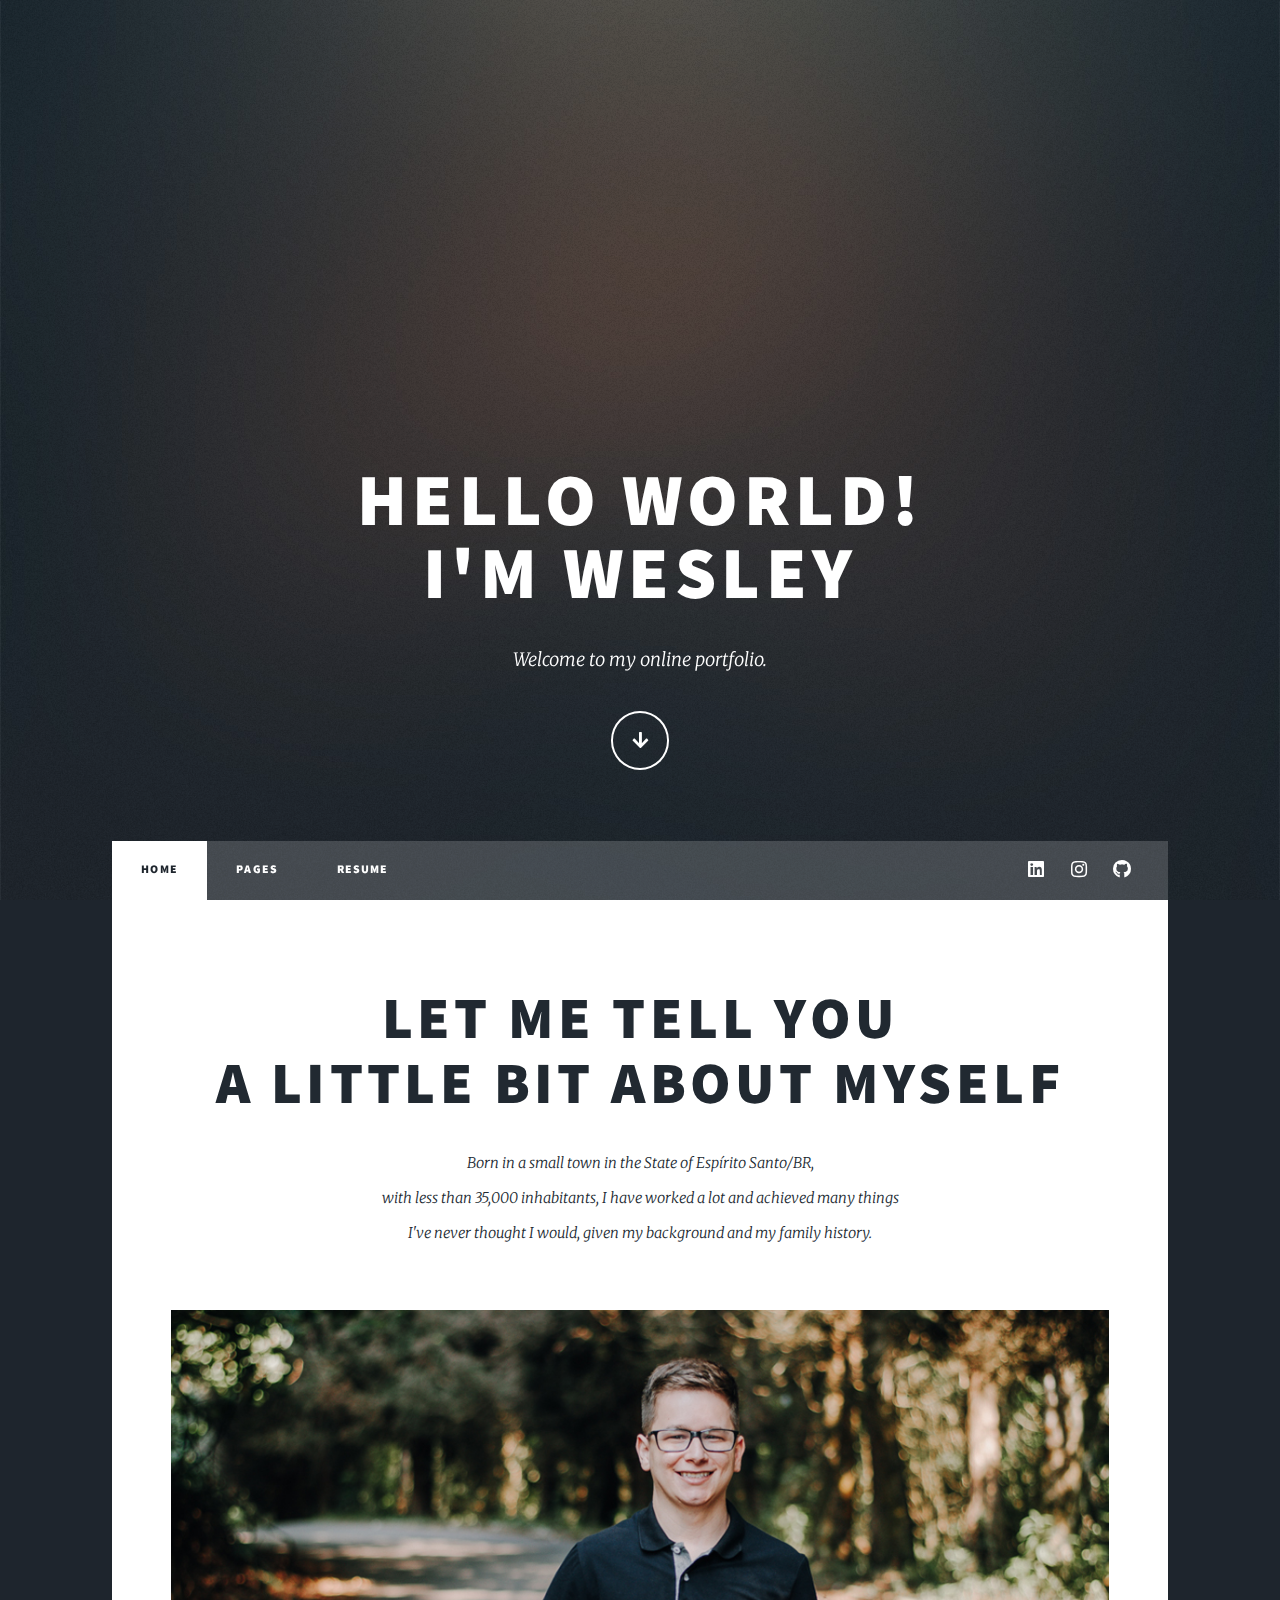
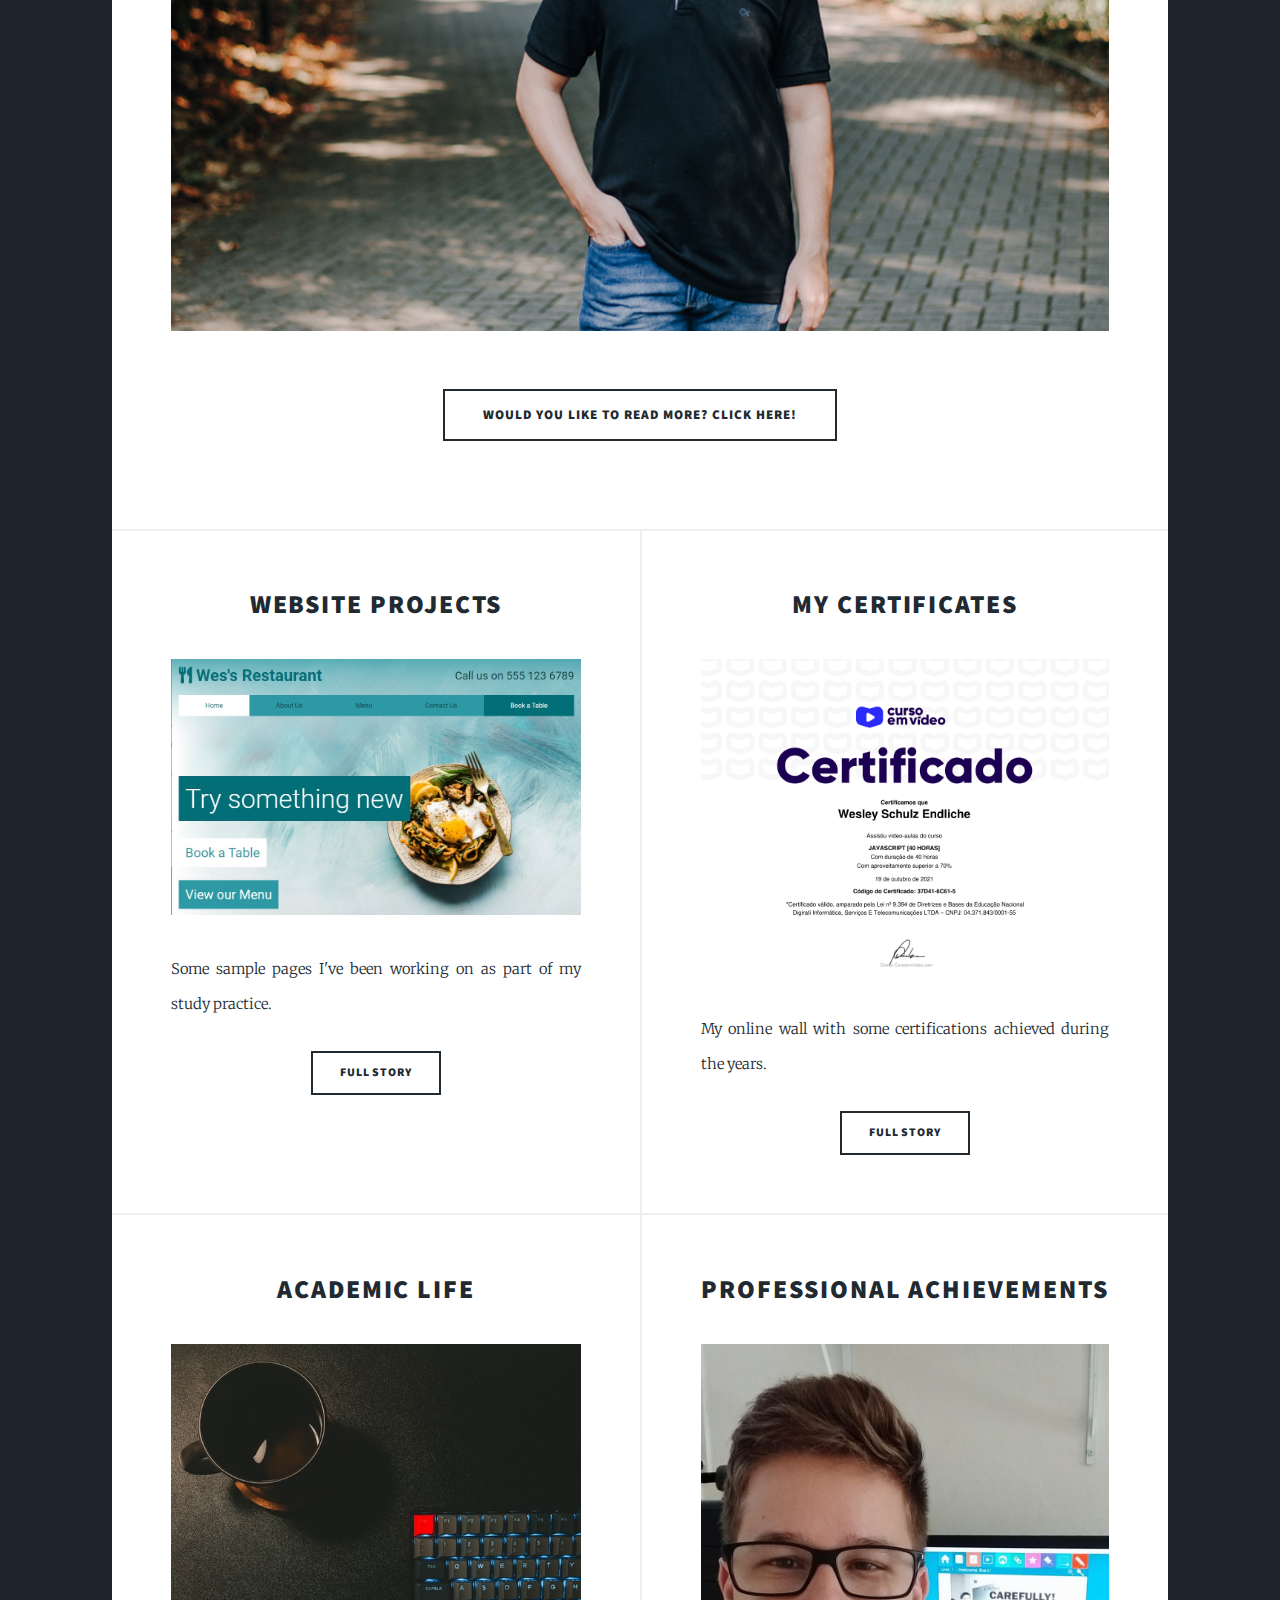
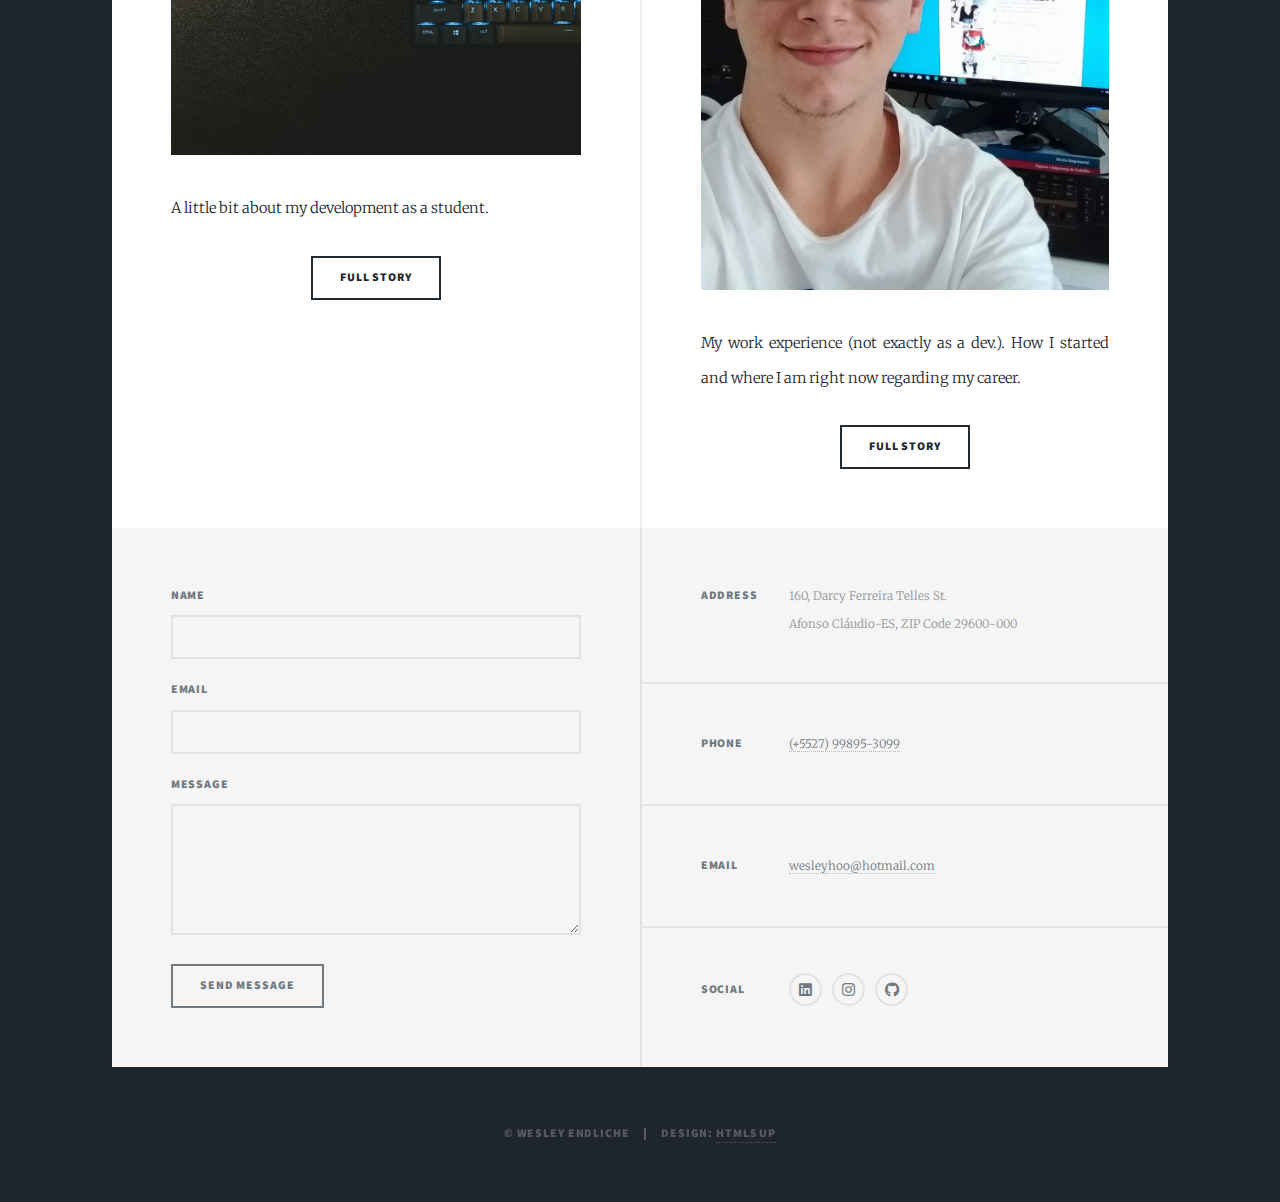
<file: index.html>
<!DOCTYPE HTML>
<html>
	<head>
		<link rel="icon" href="images/favicon.ico">
		<title>Wesley Endliche</title>
		<meta charset="utf-8" />
		<meta name="viewport" content="width=device-width, initial-scale=1, user-scalable=no" />
		<link rel="stylesheet" href="assets/css/main.css" />
		<noscript><link rel="stylesheet" href="assets/css/noscript.css" /></noscript>
	</head>
	<body class="is-preload">

		<!-- Wrapper -->
			<div id="wrapper" class="fade-in">

				<!-- Intro -->
					<div id="intro">
						<h1>Hello World!<br />
						I'm Wesley</h1>
						<p>Welcome to my online portfolio.</p>
						<ul class="actions">
							<li><a href="#header" class="button icon solid solo fa-arrow-down scrolly">Continue</a></li>
						</ul>
					</div>

				<!-- Header -->
					<header id="header">
						<a href="index.html" class="logo">Contact me</a>
					</header>

				<!-- Nav -->
					<nav id="nav">
						<ul class="links">
							<li class="active"><a href="index.html">Home</a></li>
							<li><a href="generic.html">Pages</a></li>
							<li><a href="elements.html">Resume</a></li>
						</ul>
						<ul class="icons">
							<li><a href="#" class="icon brands fa-linkedin"><span class="label">Facebook</span></a></li>
							<li><a href="#" class="icon brands fa-instagram"><span class="label">Instagram</span></a></li>
							<li><a href="#" class="icon brands fa-github"><span class="label">GitHub</span></a></li>
						</ul>
					</nav>

				<!-- Main -->
					<div id="main">

						<!-- Featured Post -->
							<article class="post featured">
								<header class="major">
									<h2><a href="#">Let me tell you<br />
									a little bit about myself</a></h2>
									<p>Born in a small town in the State of Espírito Santo/BR,<br />
									with less than 35,000 inhabitants, I have worked a lot and achieved many things<br />
									I've never thought I would, given my background and my family history.<br/>
									</p>
								</header>
								<a href="#" class="image main"><img src="images/pic01.jpg" alt="" /></a>
								<ul class="actions special">
									<li><a href="#" class="button large">Would you like to read more? Click here!</a></li>
								</ul>
							</article>

						<!-- Posts -->
							<section class="posts">
								<article>
									<header>
										<h2><a href="#">Website Projects</a></h2>
									</header>
									<a href="#" class="image fit"><img src="images/pic02.jpg" alt="" /></a>
									<p>Some sample pages I've been working on as part of my study practice.</p>
									<ul class="actions special">
										<li><a href="#" class="button">Full Story</a></li>
									</ul>
								</article>
								<article>
									<header>
										<h2><a href="#">My Certificates</a></h2>
									</header>
									<a href="#" class="image fit"><img src="images/pic03.jpg" alt="" /></a>
									<p>My online wall with some certifications achieved during the years.</p>
									<ul class="actions special">
										<li><a href="#" class="button">Full Story</a></li>
									</ul>
								</article>
								<article>
									<header>
										<h2><a href="#">Academic Life</a></h2>
									</header>
									<a href="#" class="image fit"><img src="images/pic04.jpg" alt="" /></a>
									<p>A little bit about my development as a student.</p>
									<ul class="actions special">
										<li><a href="#" class="button">Full Story</a></li>
									</ul>
								</article>
								<article>
									<header>
										<h2><a href="#">Professional Achievements</a></h2>
									</header>
									<a href="#" class="image fit"><img src="images/pic05.jpg" alt="" /></a>
									<p>My work experience (not exactly as a dev.). How I started and where I am right now regarding my career.</p>
									<ul class="actions special">
										<li><a href="#" class="button">Full Story</a></li>
									</ul>
								</article>								
							</section>

					</div>

				<!-- Footer -->
					<footer id="footer">
						<section>
							<form method="post" action="#">
								<div class="fields">
									<div class="field">
										<label for="name">Name</label>
										<input type="text" name="name" id="name" />
									</div>
									<div class="field">
										<label for="email">Email</label>
										<input type="text" name="email" id="email" />
									</div>
									<div class="field">
										<label for="message">Message</label>
										<textarea name="message" id="message" rows="3"></textarea>
									</div>
								</div>
								<ul class="actions">
									<li><input type="submit" value="Send Message" /></li>
								</ul>
							</form>
						</section>
						<section class="split contact">
							<section class="alt">
								<h3>Address</h3>
								<p>160, Darcy Ferreira Telles St.<br />
								Afonso Cláudio-ES, ZIP Code 29600-000</p>
							</section>
							<section>
								<h3>Phone</h3>
								<p><a href="#">(+5527) 99895-3099</a></p>
							</section>
							<section>
								<h3>Email</h3>
								<p><a href="#">wesleyhoo@hotmail.com</a></p>
							</section>
							<section>
								<h3>Social</h3>
								<ul class="icons alt">
									<li><a href="#" class="icon brands alt fa-linkedin"><span class="label">LinkedIn</span></a></li>
									<li><a href="#" class="icon brands alt fa-instagram"><span class="label">Instagram</span></a></li>
									<li><a href="#" class="icon brands alt fa-github"><span class="label">GitHub</span></a></li>
								</ul>
							</section>
						</section>
					</footer>

				<!-- Copyright -->
					<div id="copyright">
						<ul><li>&copy; Wesley Endliche</li><li>Design: <a href="https://html5up.net">HTML5 UP</a></li></ul>
					</div>

			</div>

		<!-- Scripts -->
			<script src="assets/js/jquery.min.js"></script>
			<script src="assets/js/jquery.scrollex.min.js"></script>
			<script src="assets/js/jquery.scrolly.min.js"></script>
			<script src="assets/js/browser.min.js"></script>
			<script src="assets/js/breakpoints.min.js"></script>
			<script src="assets/js/util.js"></script>
			<script src="assets/js/main.js"></script>

	</body>
</html>
</file>
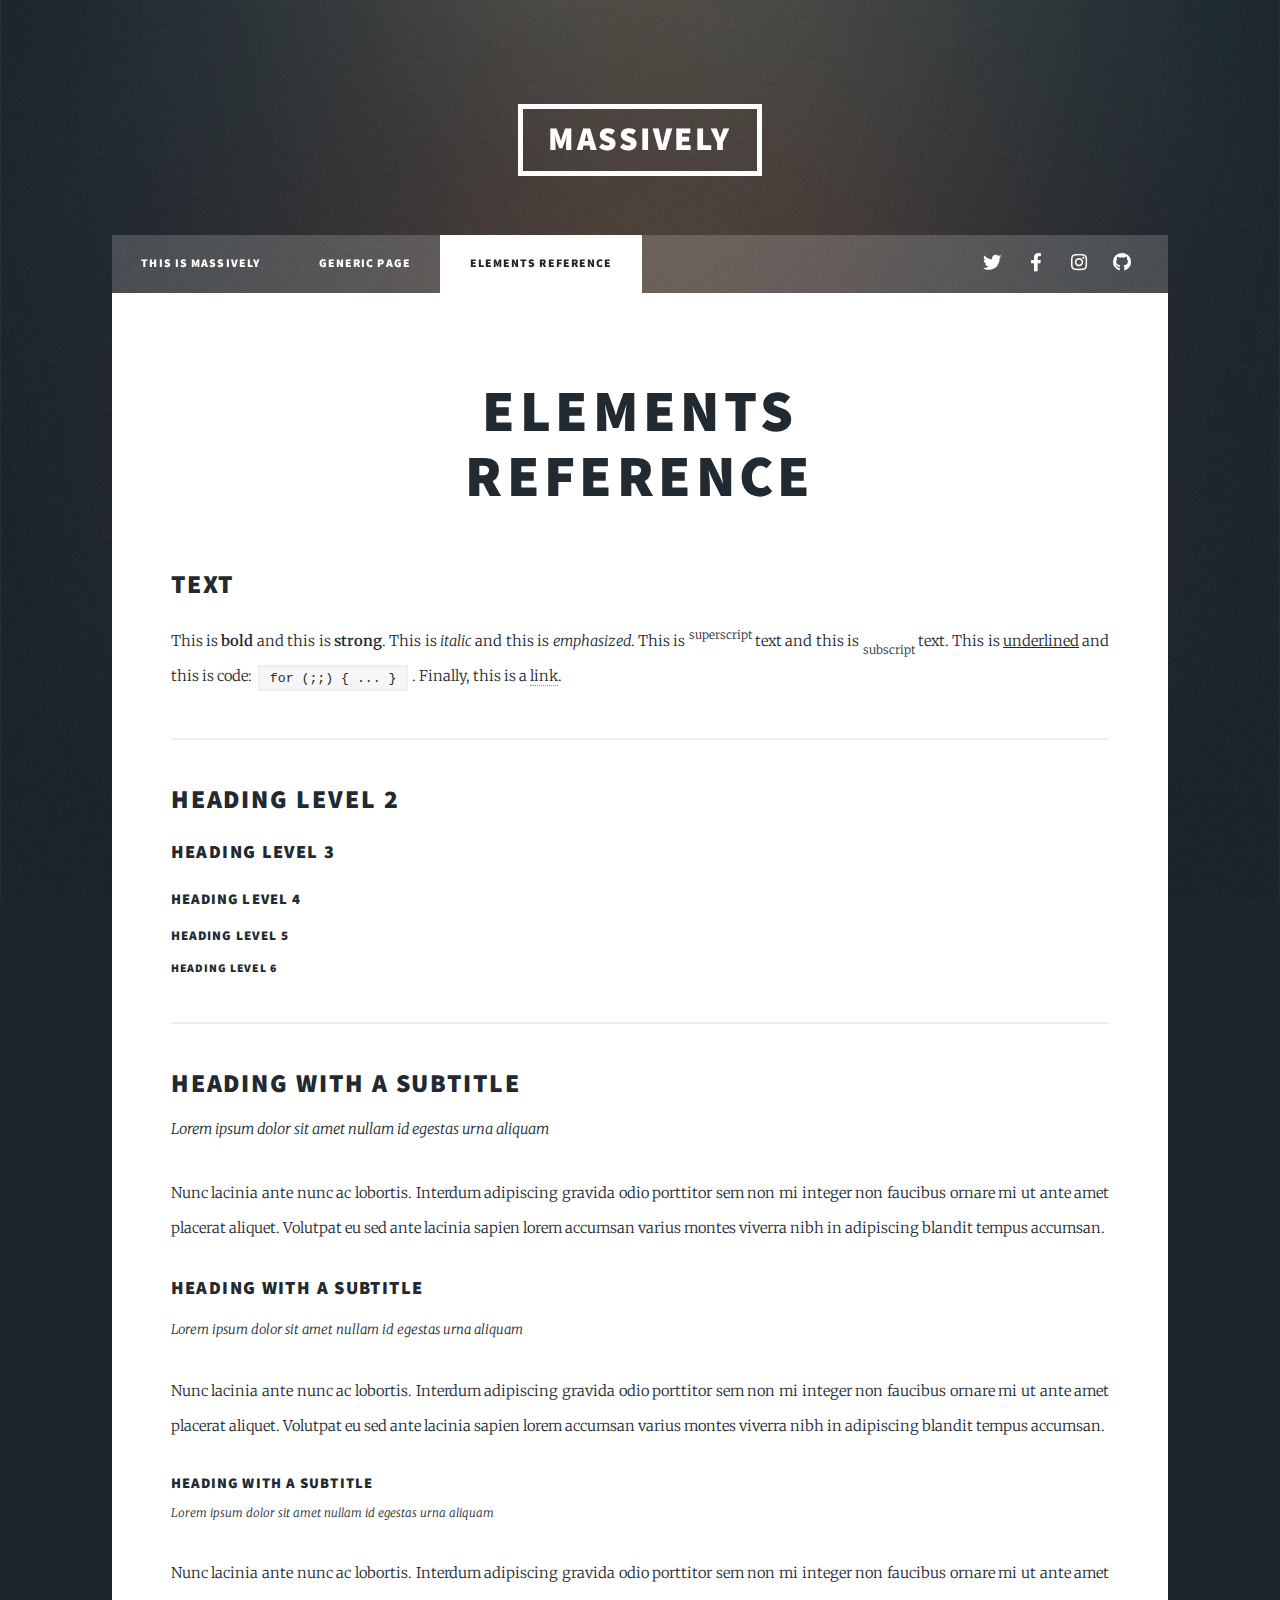
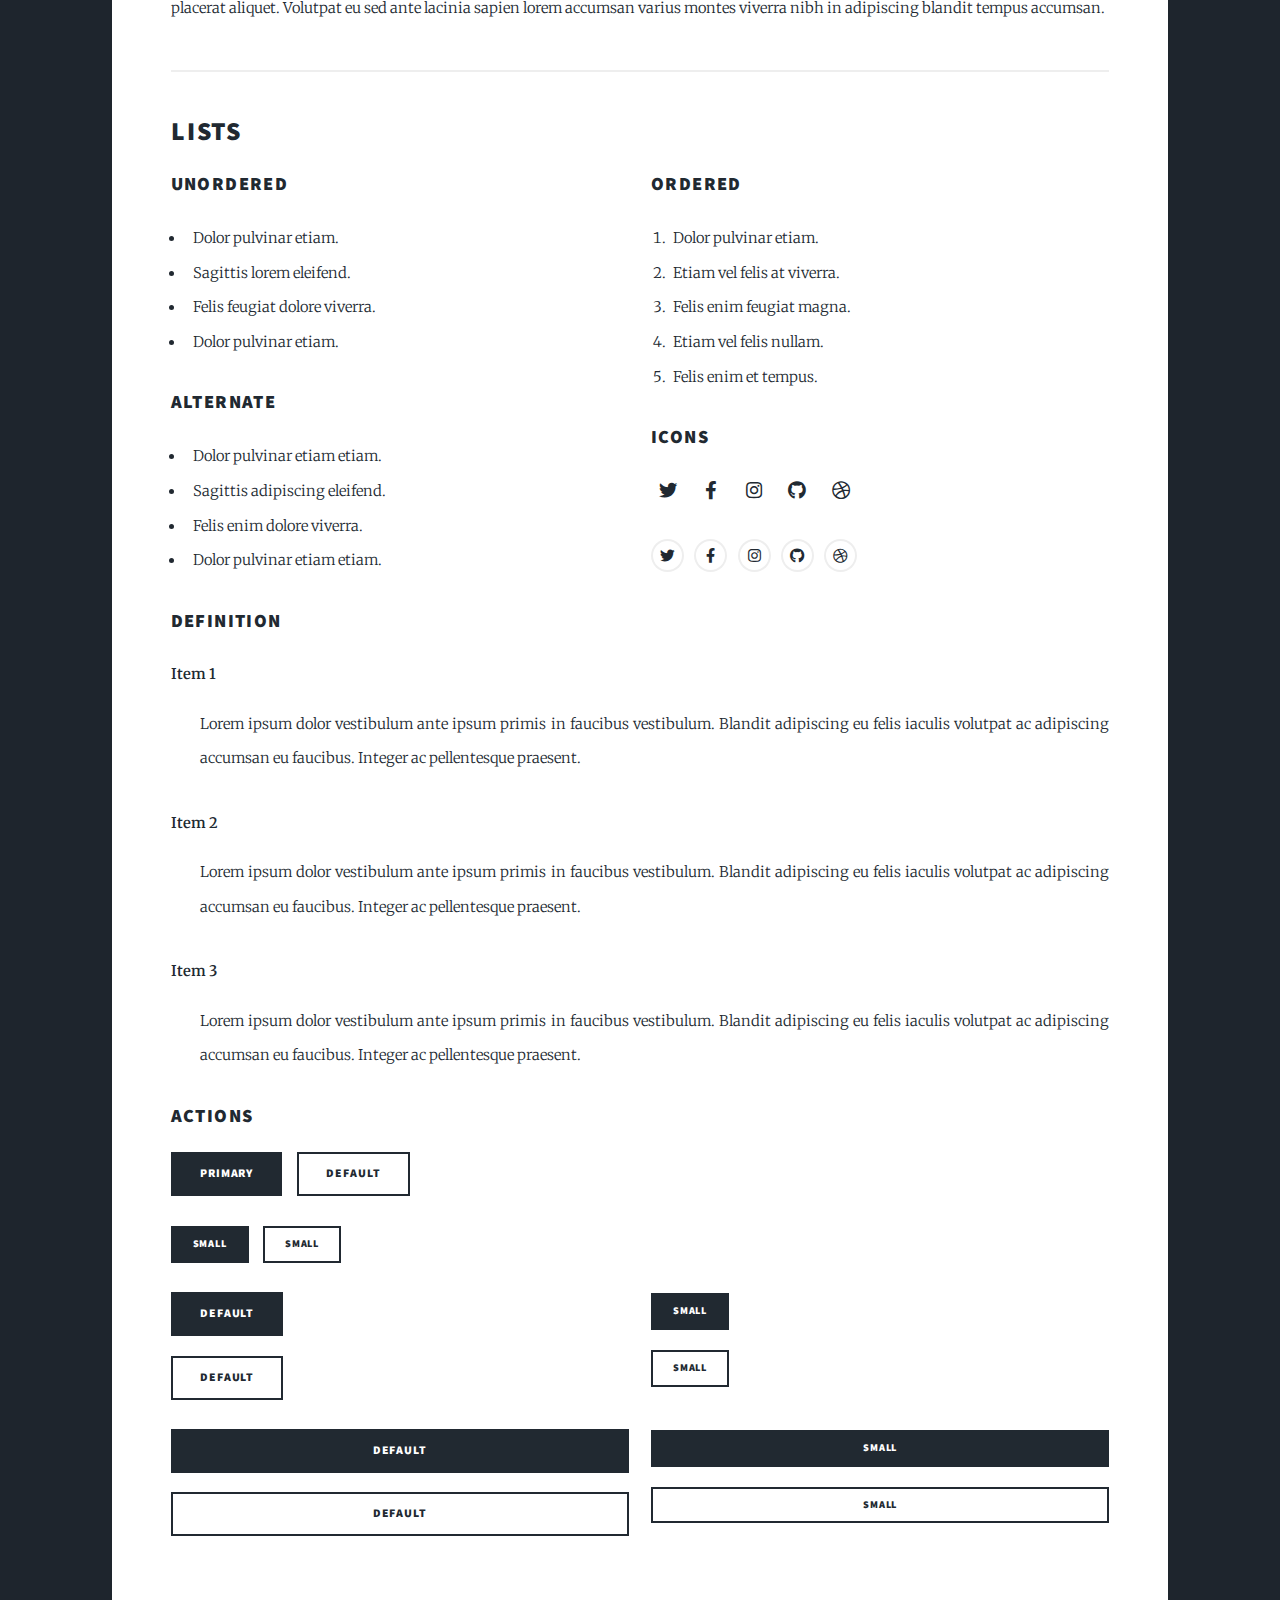
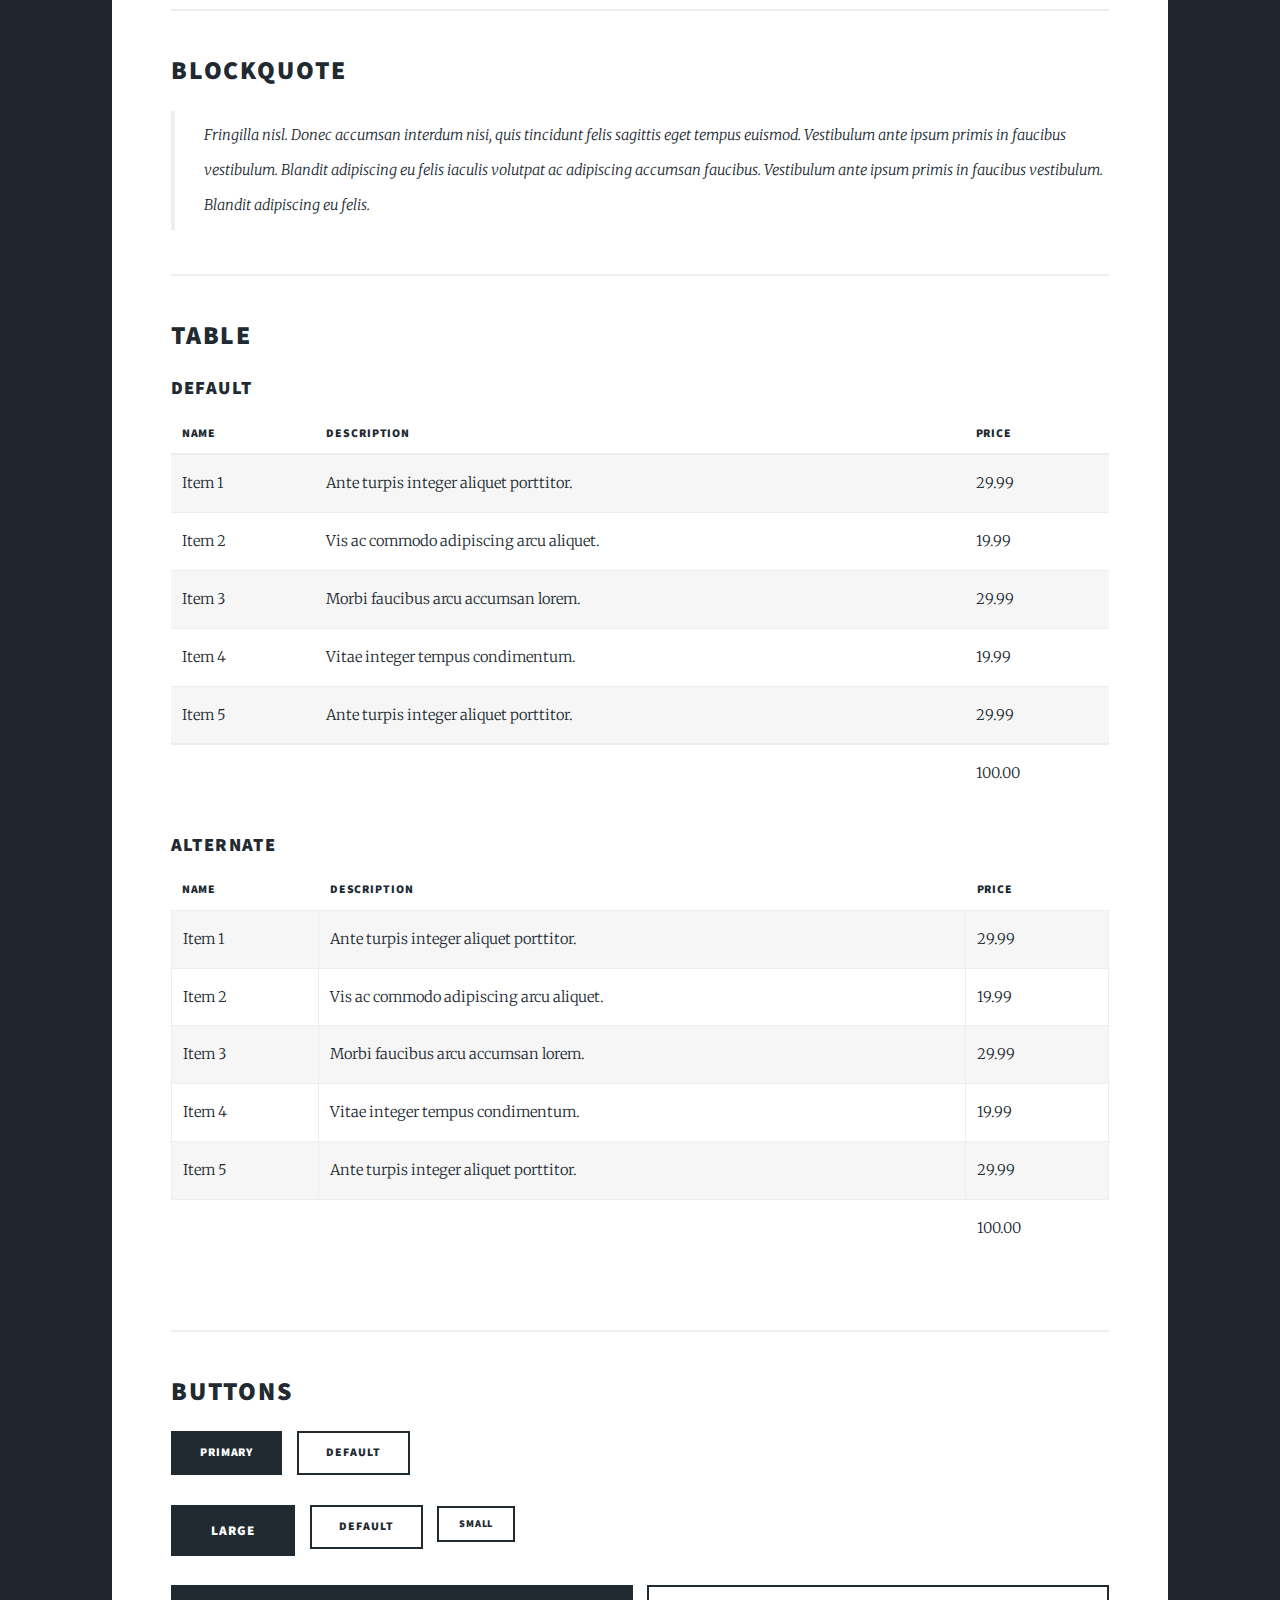
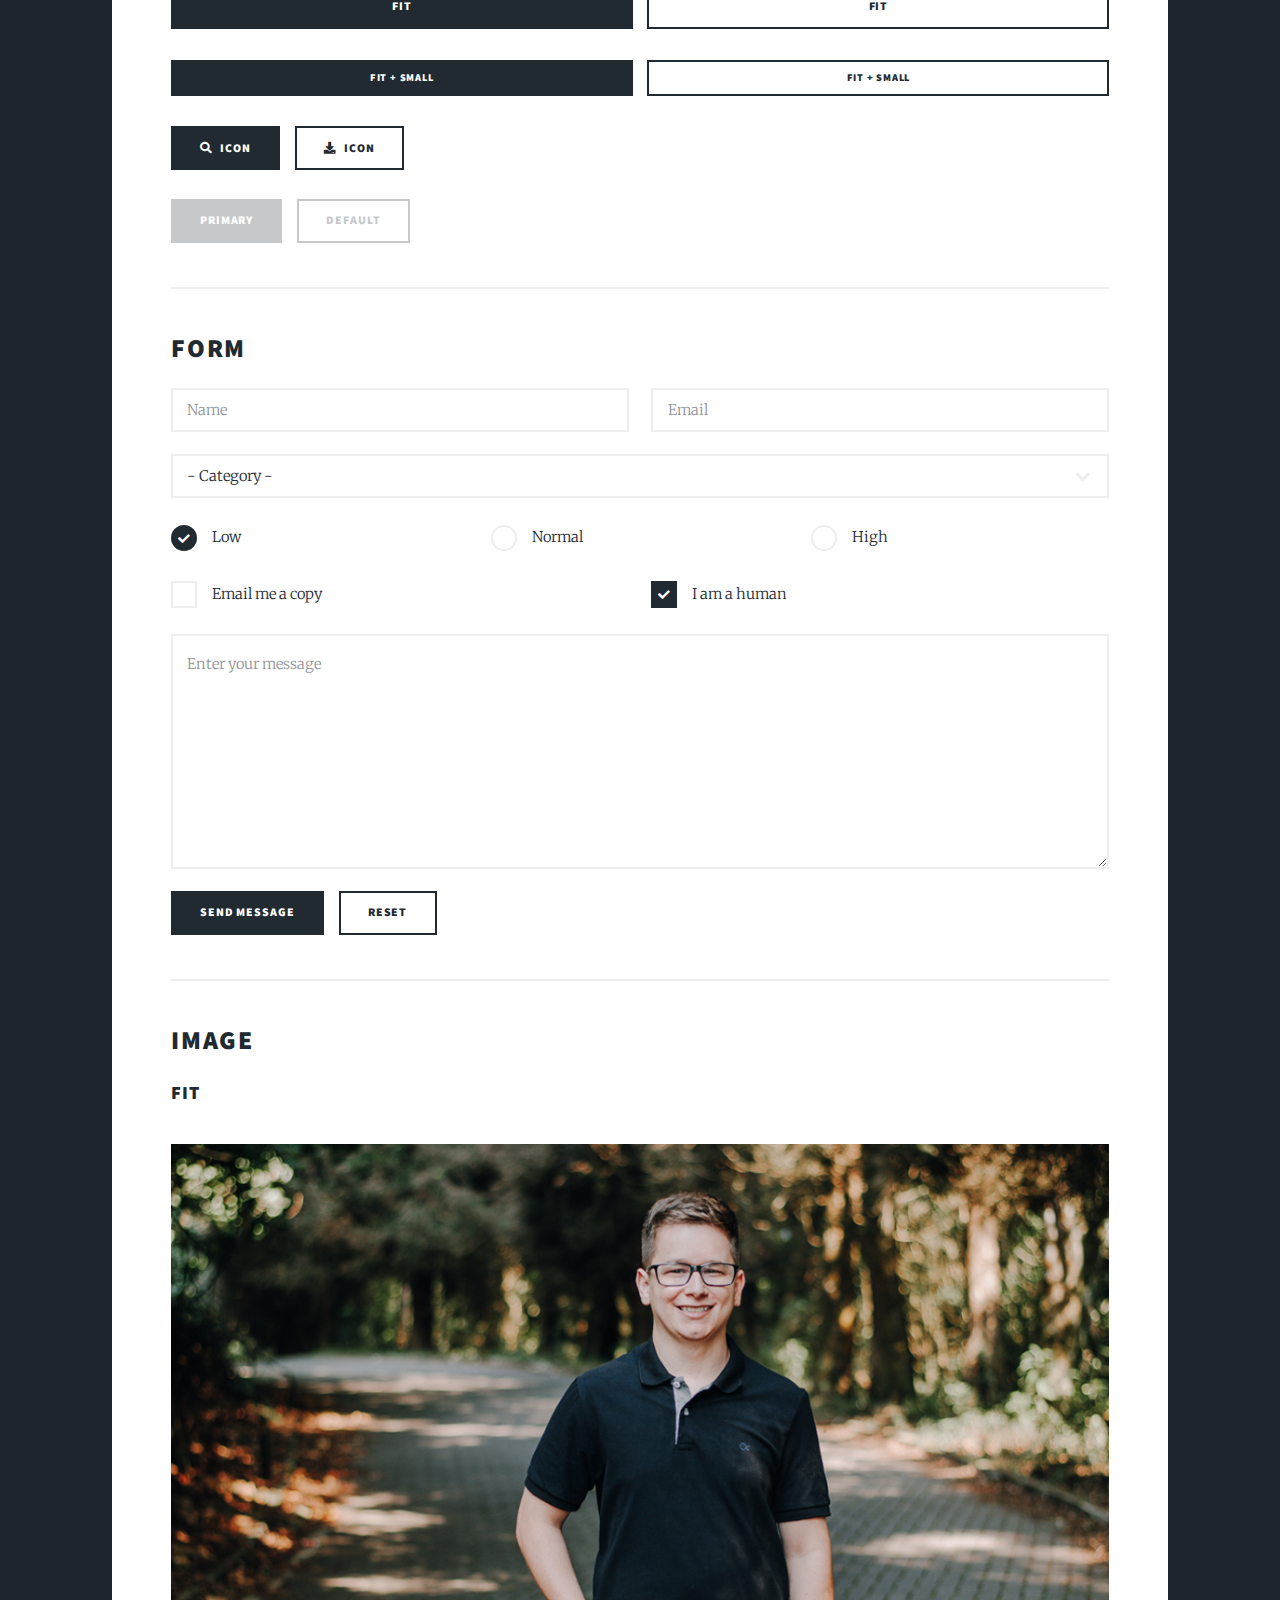
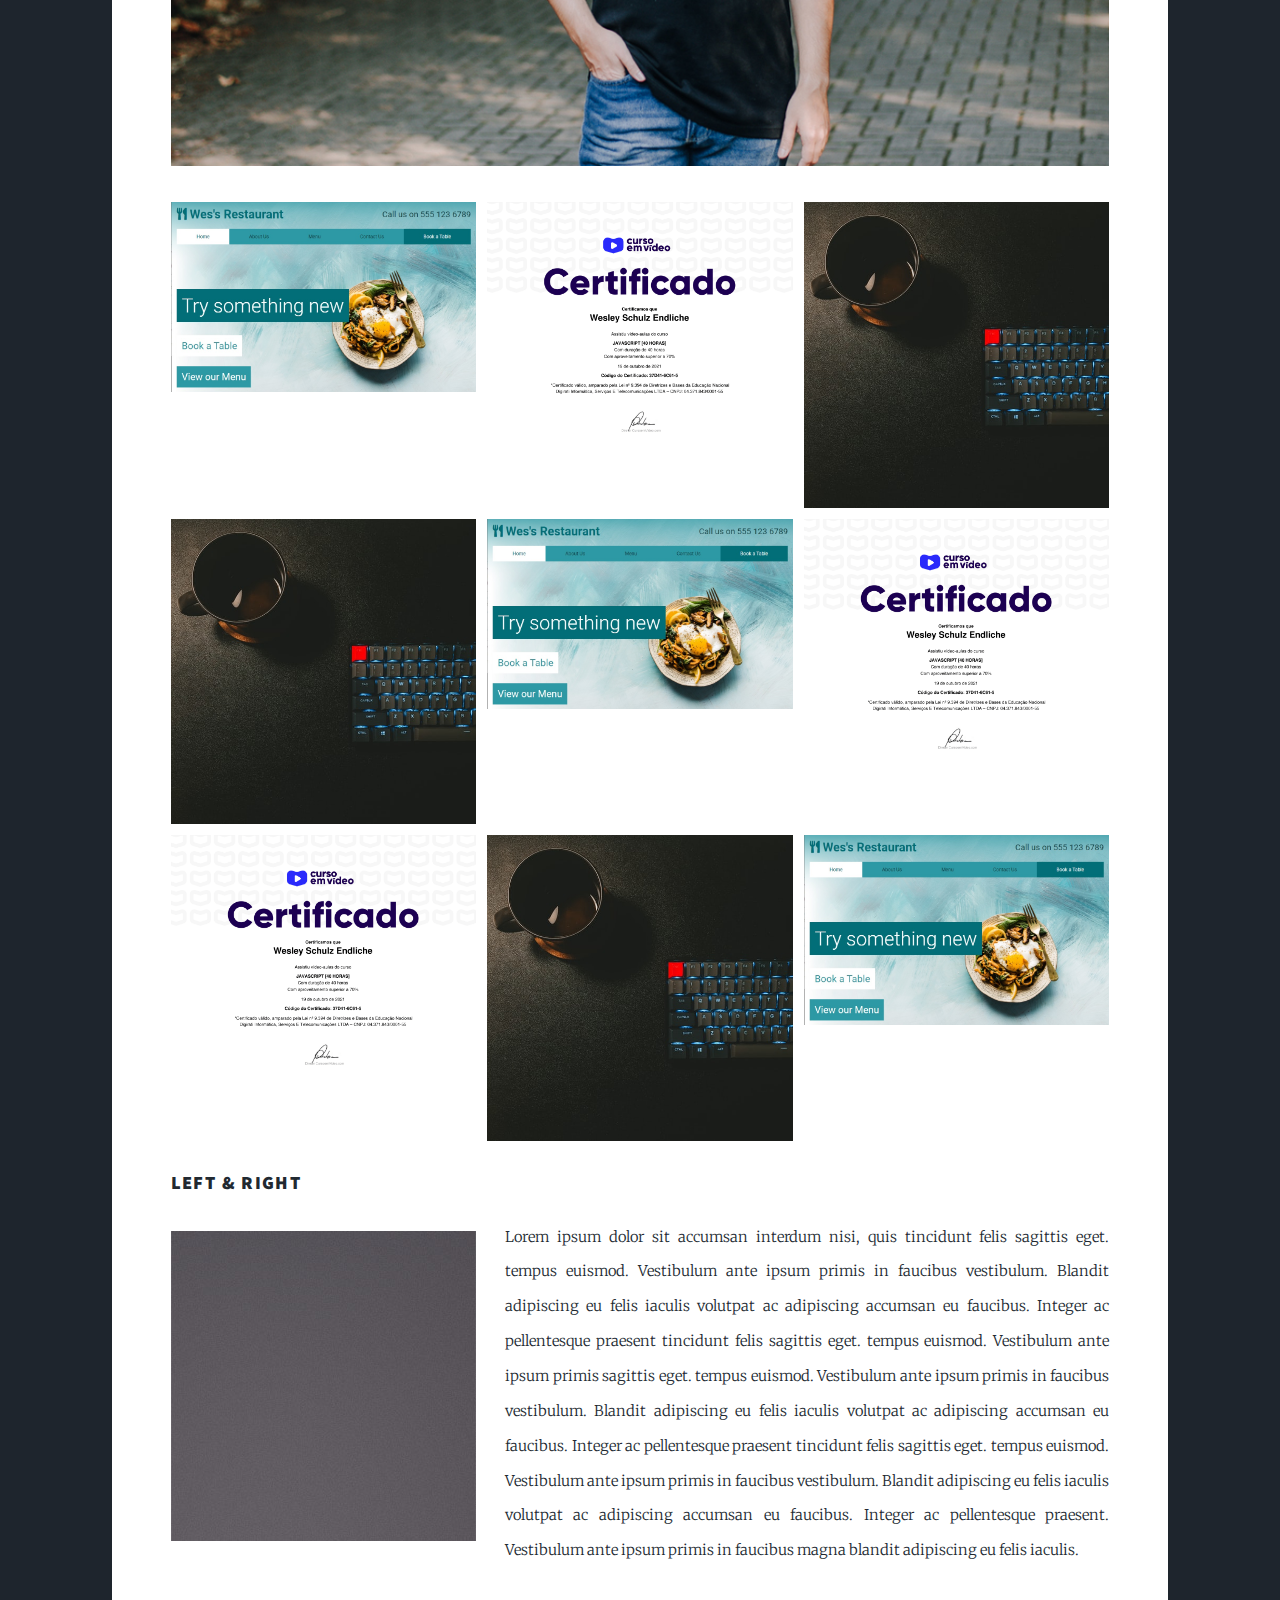
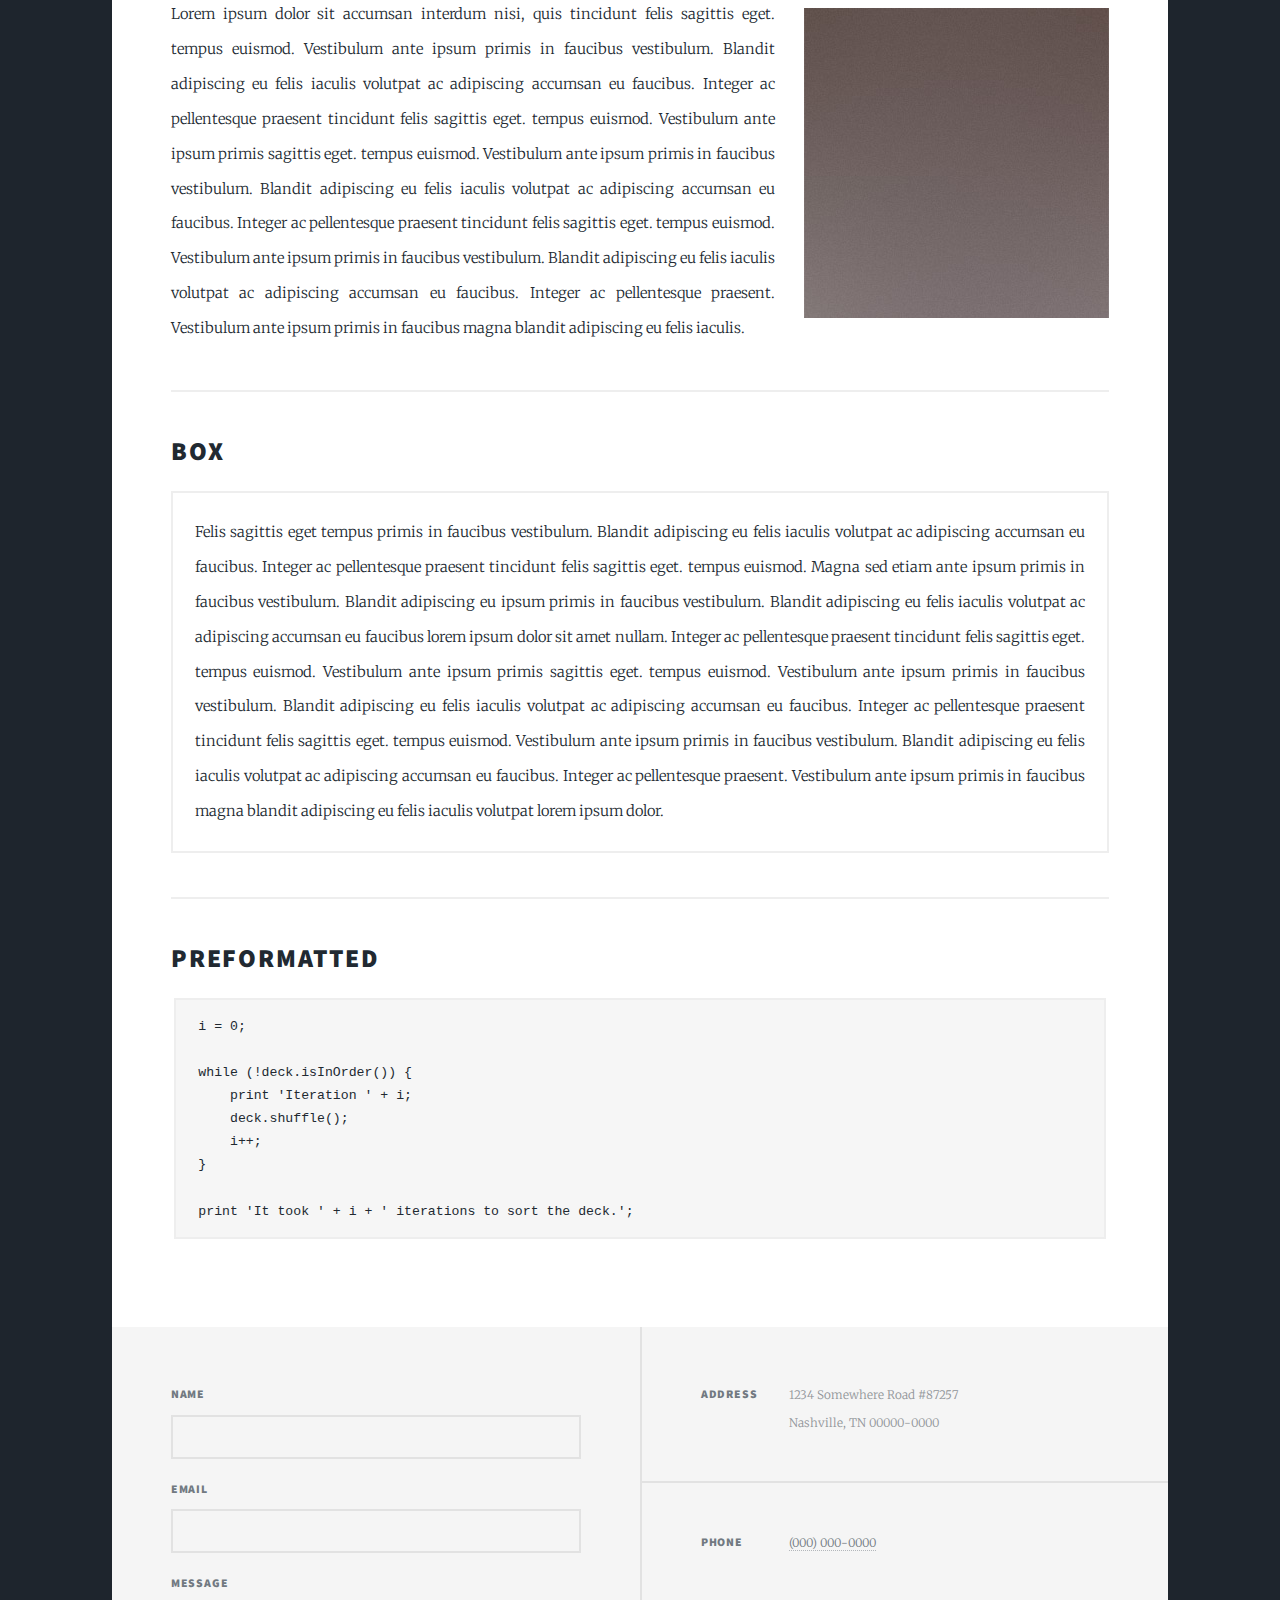
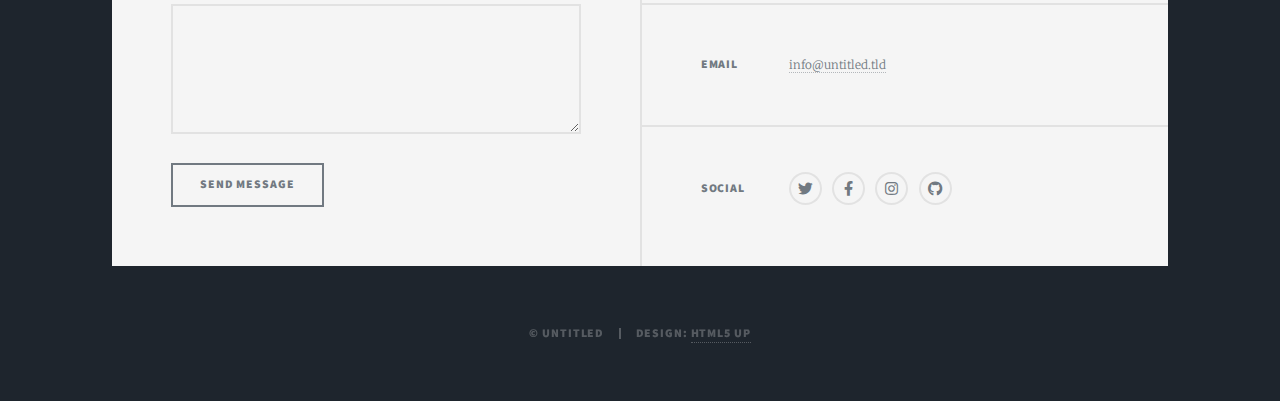
<file: elements.html>
<!DOCTYPE HTML>
<!--
	Massively by HTML5 UP
	html5up.net | @ajlkn
	Free for personal and commercial use under the CCA 3.0 license (html5up.net/license)
-->
<html>
	<head>
		<title>Elements Reference - Massively by HTML5 UP</title>
		<meta charset="utf-8" />
		<meta name="viewport" content="width=device-width, initial-scale=1, user-scalable=no" />
		<link rel="stylesheet" href="assets/css/main.css" />
		<noscript><link rel="stylesheet" href="assets/css/noscript.css" /></noscript>
	</head>
	<body class="is-preload">

		<!-- Wrapper -->
			<div id="wrapper">

				<!-- Header -->
					<header id="header">
						<a href="index.html" class="logo">Massively</a>
					</header>

				<!-- Nav -->
					<nav id="nav">
						<ul class="links">
							<li><a href="index.html">This is Massively</a></li>
							<li><a href="generic.html">Generic Page</a></li>
							<li class="active"><a href="elements.html">Elements Reference</a></li>
						</ul>
						<ul class="icons">
							<li><a href="#" class="icon brands fa-twitter"><span class="label">Twitter</span></a></li>
							<li><a href="#" class="icon brands fa-facebook-f"><span class="label">Facebook</span></a></li>
							<li><a href="#" class="icon brands fa-instagram"><span class="label">Instagram</span></a></li>
							<li><a href="#" class="icon brands fa-github"><span class="label">GitHub</span></a></li>
						</ul>
					</nav>

				<!-- Main -->
					<div id="main">

						<!-- Post -->
							<section class="post">
								<header class="major">
									<h1>Elements<br />
									Reference</h1>
								</header>

								<!-- Text stuff -->
									<h2>Text</h2>
									<p>This is <b>bold</b> and this is <strong>strong</strong>. This is <i>italic</i> and this is <em>emphasized</em>.
									This is <sup>superscript</sup> text and this is <sub>subscript</sub> text.
									This is <u>underlined</u> and this is code: <code>for (;;) { ... }</code>.
									Finally, this is a <a href="#">link</a>.</p>
									<hr />
									<h2>Heading Level 2</h2>
									<h3>Heading Level 3</h3>
									<h4>Heading Level 4</h4>
									<h5>Heading Level 5</h5>
									<h6>Heading Level 6</h6>
									<hr />
									<header>
										<h2>Heading with a Subtitle</h2>
										<p>Lorem ipsum dolor sit amet nullam id egestas urna aliquam</p>
									</header>
									<p>Nunc lacinia ante nunc ac lobortis. Interdum adipiscing gravida odio porttitor sem non mi integer non faucibus ornare mi ut ante amet placerat aliquet. Volutpat eu sed ante lacinia sapien lorem accumsan varius montes viverra nibh in adipiscing blandit tempus accumsan.</p>
									<header>
										<h3>Heading with a Subtitle</h3>
										<p>Lorem ipsum dolor sit amet nullam id egestas urna aliquam</p>
									</header>
									<p>Nunc lacinia ante nunc ac lobortis. Interdum adipiscing gravida odio porttitor sem non mi integer non faucibus ornare mi ut ante amet placerat aliquet. Volutpat eu sed ante lacinia sapien lorem accumsan varius montes viverra nibh in adipiscing blandit tempus accumsan.</p>
									<header>
										<h4>Heading with a Subtitle</h4>
										<p>Lorem ipsum dolor sit amet nullam id egestas urna aliquam</p>
									</header>
									<p>Nunc lacinia ante nunc ac lobortis. Interdum adipiscing gravida odio porttitor sem non mi integer non faucibus ornare mi ut ante amet placerat aliquet. Volutpat eu sed ante lacinia sapien lorem accumsan varius montes viverra nibh in adipiscing blandit tempus accumsan.</p>

									<hr />

								<!-- Lists -->
									<h2>Lists</h2>
									<div class="row">
										<div class="col-6 col-12-small">

											<h3>Unordered</h3>
											<ul>
												<li>Dolor pulvinar etiam.</li>
												<li>Sagittis lorem eleifend.</li>
												<li>Felis feugiat dolore viverra.</li>
												<li>Dolor pulvinar etiam.</li>
											</ul>

											<h3>Alternate</h3>
											<ul class="alt">
												<li>Dolor pulvinar etiam etiam.</li>
												<li>Sagittis adipiscing eleifend.</li>
												<li>Felis enim dolore viverra.</li>
												<li>Dolor pulvinar etiam etiam.</li>
											</ul>

										</div>
										<div class="col-6 col-12-small">

											<h3>Ordered</h3>
											<ol>
												<li>Dolor pulvinar etiam.</li>
												<li>Etiam vel felis at viverra.</li>
												<li>Felis enim feugiat magna.</li>
												<li>Etiam vel felis nullam.</li>
												<li>Felis enim et tempus.</li>
											</ol>

											<h3>Icons</h3>
											<ul class="icons">
												<li><a href="#" class="icon brands fa-twitter"><span class="label">Twitter</span></a></li>
												<li><a href="#" class="icon brands fa-facebook-f"><span class="label">Facebook</span></a></li>
												<li><a href="#" class="icon brands fa-instagram"><span class="label">Instagram</span></a></li>
												<li><a href="#" class="icon brands fa-github"><span class="label">Github</span></a></li>
												<li><a href="#" class="icon brands fa-dribbble"><span class="label">Dribbble</span></a></li>
											</ul>
											<ul class="icons alt">
												<li><a href="#" class="icon brands alt fa-twitter"><span class="label">Twitter</span></a></li>
												<li><a href="#" class="icon brands alt fa-facebook-f"><span class="label">Facebook</span></a></li>
												<li><a href="#" class="icon brands alt fa-instagram"><span class="label">Instagram</span></a></li>
												<li><a href="#" class="icon brands alt fa-github"><span class="label">Github</span></a></li>
												<li><a href="#" class="icon brands alt fa-dribbble"><span class="label">Dribbble</span></a></li>
											</ul>

										</div>
									</div>
									<h3>Definition</h3>
									<dl>
										<dt>Item 1</dt>
										<dd>
											<p>Lorem ipsum dolor vestibulum ante ipsum primis in faucibus vestibulum. Blandit adipiscing eu felis iaculis volutpat ac adipiscing accumsan eu faucibus. Integer ac pellentesque praesent.</p>
										</dd>
										<dt>Item 2</dt>
										<dd>
											<p>Lorem ipsum dolor vestibulum ante ipsum primis in faucibus vestibulum. Blandit adipiscing eu felis iaculis volutpat ac adipiscing accumsan eu faucibus. Integer ac pellentesque praesent.</p>
										</dd>
										<dt>Item 3</dt>
										<dd>
											<p>Lorem ipsum dolor vestibulum ante ipsum primis in faucibus vestibulum. Blandit adipiscing eu felis iaculis volutpat ac adipiscing accumsan eu faucibus. Integer ac pellentesque praesent.</p>
										</dd>
									</dl>

									<h3>Actions</h3>
									<ul class="actions">
										<li><a href="#" class="button primary">Primary</a></li>
										<li><a href="#" class="button">Default</a></li>
									</ul>
									<ul class="actions small">
										<li><a href="#" class="button primary small">Small</a></li>
										<li><a href="#" class="button small">Small</a></li>
									</ul>
									<div class="row">
										<div class="col-6 col-12-small">
											<ul class="actions stacked">
												<li><a href="#" class="button primary">Default</a></li>
												<li><a href="#" class="button">Default</a></li>
											</ul>
										</div>
										<div class="col-6 col-12-small">
											<ul class="actions stacked">
												<li><a href="#" class="button primary small">Small</a></li>
												<li><a href="#" class="button small">Small</a></li>
											</ul>
										</div>
									</div>
									<div class="row">
										<div class="col-6 col-12-small">
											<ul class="actions stacked">
												<li><a href="#" class="button primary fit">Default</a></li>
												<li><a href="#" class="button fit">Default</a></li>
											</ul>
										</div>
										<div class="col-6 col-12-small">
											<ul class="actions stacked">
												<li><a href="#" class="button primary small fit">Small</a></li>
												<li><a href="#" class="button small fit">Small</a></li>
											</ul>
										</div>
									</div>

									<hr />

								<!-- Blockquote -->
									<h2>Blockquote</h2>
									<blockquote>Fringilla nisl. Donec accumsan interdum nisi, quis tincidunt felis sagittis eget tempus euismod. Vestibulum ante ipsum primis in faucibus vestibulum. Blandit adipiscing eu felis iaculis volutpat ac adipiscing accumsan faucibus. Vestibulum ante ipsum primis in faucibus vestibulum. Blandit adipiscing eu felis.</blockquote>

									<hr />

								<!-- Table -->
									<h2>Table</h2>

									<h3>Default</h3>
									<div class="table-wrapper">
										<table>
											<thead>
												<tr>
													<th>Name</th>
													<th>Description</th>
													<th>Price</th>
												</tr>
											</thead>
											<tbody>
												<tr>
													<td>Item 1</td>
													<td>Ante turpis integer aliquet porttitor.</td>
													<td>29.99</td>
												</tr>
												<tr>
													<td>Item 2</td>
													<td>Vis ac commodo adipiscing arcu aliquet.</td>
													<td>19.99</td>
												</tr>
												<tr>
													<td>Item 3</td>
													<td> Morbi faucibus arcu accumsan lorem.</td>
													<td>29.99</td>
												</tr>
												<tr>
													<td>Item 4</td>
													<td>Vitae integer tempus condimentum.</td>
													<td>19.99</td>
												</tr>
												<tr>
													<td>Item 5</td>
													<td>Ante turpis integer aliquet porttitor.</td>
													<td>29.99</td>
												</tr>
											</tbody>
											<tfoot>
												<tr>
													<td colspan="2"></td>
													<td>100.00</td>
												</tr>
											</tfoot>
										</table>
									</div>

									<h3>Alternate</h3>
									<div class="table-wrapper">
										<table class="alt">
											<thead>
												<tr>
													<th>Name</th>
													<th>Description</th>
													<th>Price</th>
												</tr>
											</thead>
											<tbody>
												<tr>
													<td>Item 1</td>
													<td>Ante turpis integer aliquet porttitor.</td>
													<td>29.99</td>
												</tr>
												<tr>
													<td>Item 2</td>
													<td>Vis ac commodo adipiscing arcu aliquet.</td>
													<td>19.99</td>
												</tr>
												<tr>
													<td>Item 3</td>
													<td> Morbi faucibus arcu accumsan lorem.</td>
													<td>29.99</td>
												</tr>
												<tr>
													<td>Item 4</td>
													<td>Vitae integer tempus condimentum.</td>
													<td>19.99</td>
												</tr>
												<tr>
													<td>Item 5</td>
													<td>Ante turpis integer aliquet porttitor.</td>
													<td>29.99</td>
												</tr>
											</tbody>
											<tfoot>
												<tr>
													<td colspan="2"></td>
													<td>100.00</td>
												</tr>
											</tfoot>
										</table>
									</div>

									<hr />

								<!-- Buttons -->
									<h2>Buttons</h2>
									<ul class="actions">
										<li><a href="#" class="button primary">Primary</a></li>
										<li><a href="#" class="button">Default</a></li>
									</ul>
									<ul class="actions">
										<li><a href="#" class="button primary large">Large</a></li>
										<li><a href="#" class="button">Default</a></li>
										<li><a href="#" class="button small">Small</a></li>
									</ul>
									<ul class="actions fit">
										<li><a href="#" class="button primary fit">Fit</a></li>
										<li><a href="#" class="button fit">Fit</a></li>
									</ul>
									<ul class="actions fit small">
										<li><a href="#" class="button primary fit small">Fit + Small</a></li>
										<li><a href="#" class="button fit small">Fit + Small</a></li>
									</ul>
									<ul class="actions">
										<li><a href="#" class="button primary icon solid fa-search">Icon</a></li>
										<li><a href="#" class="button icon solid fa-download">Icon</a></li>
									</ul>
									<ul class="actions">
										<li><span class="button primary disabled">Primary</span></li>
										<li><span class="button disabled">Default</span></li>
									</ul>

									<hr />

								<!-- Form -->
									<h2>Form</h2>

									<form method="post" action="#">
										<div class="row gtr-uniform">
											<div class="col-6 col-12-xsmall">
												<input type="text" name="demo-name" id="demo-name" value="" placeholder="Name" />
											</div>
											<div class="col-6 col-12-xsmall">
												<input type="email" name="demo-email" id="demo-email" value="" placeholder="Email" />
											</div>
											<!-- Break -->
											<div class="col-12">
												<select name="demo-category" id="demo-category">
													<option value="">- Category -</option>
													<option value="1">Manufacturing</option>
													<option value="1">Shipping</option>
													<option value="1">Administration</option>
													<option value="1">Human Resources</option>
												</select>
											</div>
											<!-- Break -->
											<div class="col-4 col-12-small">
												<input type="radio" id="demo-priority-low" name="demo-priority" checked>
												<label for="demo-priority-low">Low</label>
											</div>
											<div class="col-4 col-12-small">
												<input type="radio" id="demo-priority-normal" name="demo-priority">
												<label for="demo-priority-normal">Normal</label>
											</div>
											<div class="col-4 col-12-small">
												<input type="radio" id="demo-priority-high" name="demo-priority">
												<label for="demo-priority-high">High</label>
											</div>
											<!-- Break -->
											<div class="col-6 col-12-small">
												<input type="checkbox" id="demo-copy" name="demo-copy">
												<label for="demo-copy">Email me a copy</label>
											</div>
											<div class="col-6 col-12-small">
												<input type="checkbox" id="demo-human" name="demo-human" checked>
												<label for="demo-human">I am a human</label>
											</div>
											<!-- Break -->
											<div class="col-12">
												<textarea name="demo-message" id="demo-message" placeholder="Enter your message" rows="6"></textarea>
											</div>
											<!-- Break -->
											<div class="col-12">
												<ul class="actions">
													<li><input type="submit" value="Send Message" class="primary" /></li>
													<li><input type="reset" value="Reset" /></li>
												</ul>
											</div>
										</div>
									</form>

									<hr />

								<!-- Image -->
									<h2>Image</h2>

									<h3>Fit</h3>
									<span class="image fit"><img src="images/pic01.jpg" alt="" /></span>
									<div class="box alt">
										<div class="row gtr-50 gtr-uniform">
											<div class="col-4"><span class="image fit"><img src="images/pic02.jpg" alt="" /></span></div>
											<div class="col-4"><span class="image fit"><img src="images/pic03.jpg" alt="" /></span></div>
											<div class="col-4"><span class="image fit"><img src="images/pic04.jpg" alt="" /></span></div>
											<!-- Break -->
											<div class="col-4"><span class="image fit"><img src="images/pic04.jpg" alt="" /></span></div>
											<div class="col-4"><span class="image fit"><img src="images/pic02.jpg" alt="" /></span></div>
											<div class="col-4"><span class="image fit"><img src="images/pic03.jpg" alt="" /></span></div>
											<!-- Break -->
											<div class="col-4"><span class="image fit"><img src="images/pic03.jpg" alt="" /></span></div>
											<div class="col-4"><span class="image fit"><img src="images/pic04.jpg" alt="" /></span></div>
											<div class="col-4"><span class="image fit"><img src="images/pic02.jpg" alt="" /></span></div>
										</div>
									</div>

									<h3>Left &amp; Right</h3>
									<p><span class="image left"><img src="images/pic08.jpg" alt="" /></span>Lorem ipsum dolor sit accumsan interdum nisi, quis tincidunt felis sagittis eget. tempus euismod. Vestibulum ante ipsum primis in faucibus vestibulum. Blandit adipiscing eu felis iaculis volutpat ac adipiscing accumsan eu faucibus. Integer ac pellentesque praesent tincidunt felis sagittis eget. tempus euismod. Vestibulum ante ipsum primis sagittis eget. tempus euismod. Vestibulum ante ipsum primis in faucibus vestibulum. Blandit adipiscing eu felis iaculis volutpat ac adipiscing accumsan eu faucibus. Integer ac pellentesque praesent tincidunt felis sagittis eget. tempus euismod. Vestibulum ante ipsum primis in faucibus vestibulum. Blandit adipiscing eu felis iaculis volutpat ac adipiscing accumsan eu faucibus. Integer ac pellentesque praesent. Vestibulum ante ipsum primis in faucibus magna blandit adipiscing eu felis iaculis.</p>
									<p><span class="image right"><img src="images/pic09.jpg" alt="" /></span>Lorem ipsum dolor sit accumsan interdum nisi, quis tincidunt felis sagittis eget. tempus euismod. Vestibulum ante ipsum primis in faucibus vestibulum. Blandit adipiscing eu felis iaculis volutpat ac adipiscing accumsan eu faucibus. Integer ac pellentesque praesent tincidunt felis sagittis eget. tempus euismod. Vestibulum ante ipsum primis sagittis eget. tempus euismod. Vestibulum ante ipsum primis in faucibus vestibulum. Blandit adipiscing eu felis iaculis volutpat ac adipiscing accumsan eu faucibus. Integer ac pellentesque praesent tincidunt felis sagittis eget. tempus euismod. Vestibulum ante ipsum primis in faucibus vestibulum. Blandit adipiscing eu felis iaculis volutpat ac adipiscing accumsan eu faucibus. Integer ac pellentesque praesent. Vestibulum ante ipsum primis in faucibus magna blandit adipiscing eu felis iaculis.</p>

									<hr />

								<!-- Box -->
									<h2>Box</h2>
									<div class="box">
										<p>Felis sagittis eget tempus primis in faucibus vestibulum. Blandit adipiscing eu felis iaculis volutpat ac adipiscing accumsan eu faucibus. Integer ac pellentesque praesent tincidunt felis sagittis eget. tempus euismod. Magna sed etiam ante ipsum primis in faucibus vestibulum. Blandit adipiscing eu ipsum primis in faucibus vestibulum. Blandit adipiscing eu felis iaculis volutpat ac adipiscing accumsan eu faucibus lorem ipsum dolor sit amet nullam. Integer ac pellentesque praesent tincidunt felis sagittis eget. tempus euismod. Vestibulum ante ipsum primis sagittis eget. tempus euismod. Vestibulum ante ipsum primis in faucibus vestibulum. Blandit adipiscing eu felis iaculis volutpat ac adipiscing accumsan eu faucibus. Integer ac pellentesque praesent tincidunt felis sagittis eget. tempus euismod. Vestibulum ante ipsum primis in faucibus vestibulum. Blandit adipiscing eu felis iaculis volutpat ac adipiscing accumsan eu faucibus. Integer ac pellentesque praesent. Vestibulum ante ipsum primis in faucibus magna blandit adipiscing eu felis iaculis volutpat lorem ipsum dolor.</p>
									</div>

									<hr />

								<!-- Preformatted Code -->
									<h2>Preformatted</h2>
									<pre><code>i = 0;

while (!deck.isInOrder()) {
    print 'Iteration ' + i;
    deck.shuffle();
    i++;
}

print 'It took ' + i + ' iterations to sort the deck.';
</code></pre>

							</section>

					</div>

				<!-- Footer -->
					<footer id="footer">
						<section>
							<form method="post" action="#">
								<div class="fields">
									<div class="field">
										<label for="name">Name</label>
										<input type="text" name="name" id="name" />
									</div>
									<div class="field">
										<label for="email">Email</label>
										<input type="text" name="email" id="email" />
									</div>
									<div class="field">
										<label for="message">Message</label>
										<textarea name="message" id="message" rows="3"></textarea>
									</div>
								</div>
								<ul class="actions">
									<li><input type="submit" value="Send Message" /></li>
								</ul>
							</form>
						</section>
						<section class="split contact">
							<section class="alt">
								<h3>Address</h3>
								<p>1234 Somewhere Road #87257<br />
								Nashville, TN 00000-0000</p>
							</section>
							<section>
								<h3>Phone</h3>
								<p><a href="#">(000) 000-0000</a></p>
							</section>
							<section>
								<h3>Email</h3>
								<p><a href="#">info@untitled.tld</a></p>
							</section>
							<section>
								<h3>Social</h3>
								<ul class="icons alt">
									<li><a href="#" class="icon brands alt fa-twitter"><span class="label">Twitter</span></a></li>
									<li><a href="#" class="icon brands alt fa-facebook-f"><span class="label">Facebook</span></a></li>
									<li><a href="#" class="icon brands alt fa-instagram"><span class="label">Instagram</span></a></li>
									<li><a href="#" class="icon brands alt fa-github"><span class="label">GitHub</span></a></li>
								</ul>
							</section>
						</section>
					</footer>

				<!-- Copyright -->
					<div id="copyright">
						<ul><li>&copy; Untitled</li><li>Design: <a href="https://html5up.net">HTML5 UP</a></li></ul>
					</div>

			</div>

		<!-- Scripts -->
			<script src="assets/js/jquery.min.js"></script>
			<script src="assets/js/jquery.scrollex.min.js"></script>
			<script src="assets/js/jquery.scrolly.min.js"></script>
			<script src="assets/js/browser.min.js"></script>
			<script src="assets/js/breakpoints.min.js"></script>
			<script src="assets/js/util.js"></script>
			<script src="assets/js/main.js"></script>

	</body>
</html>
</file>
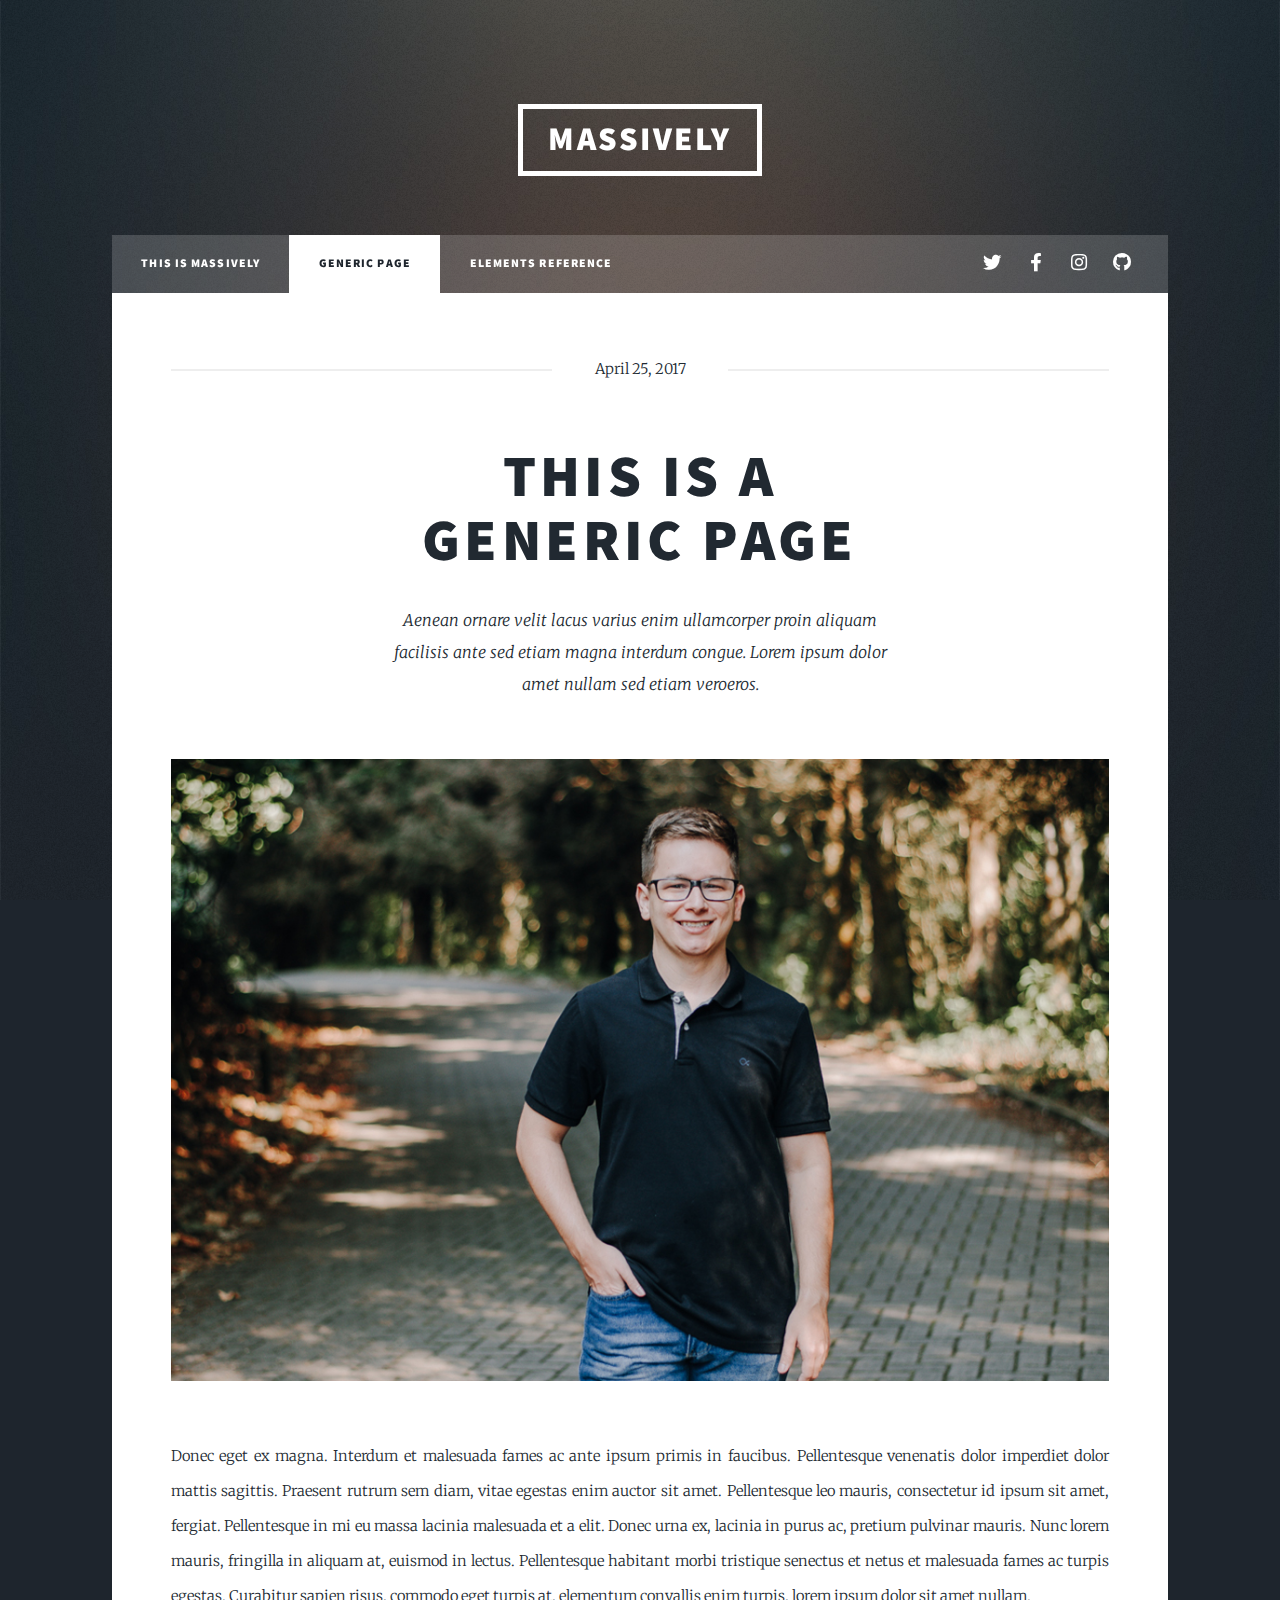
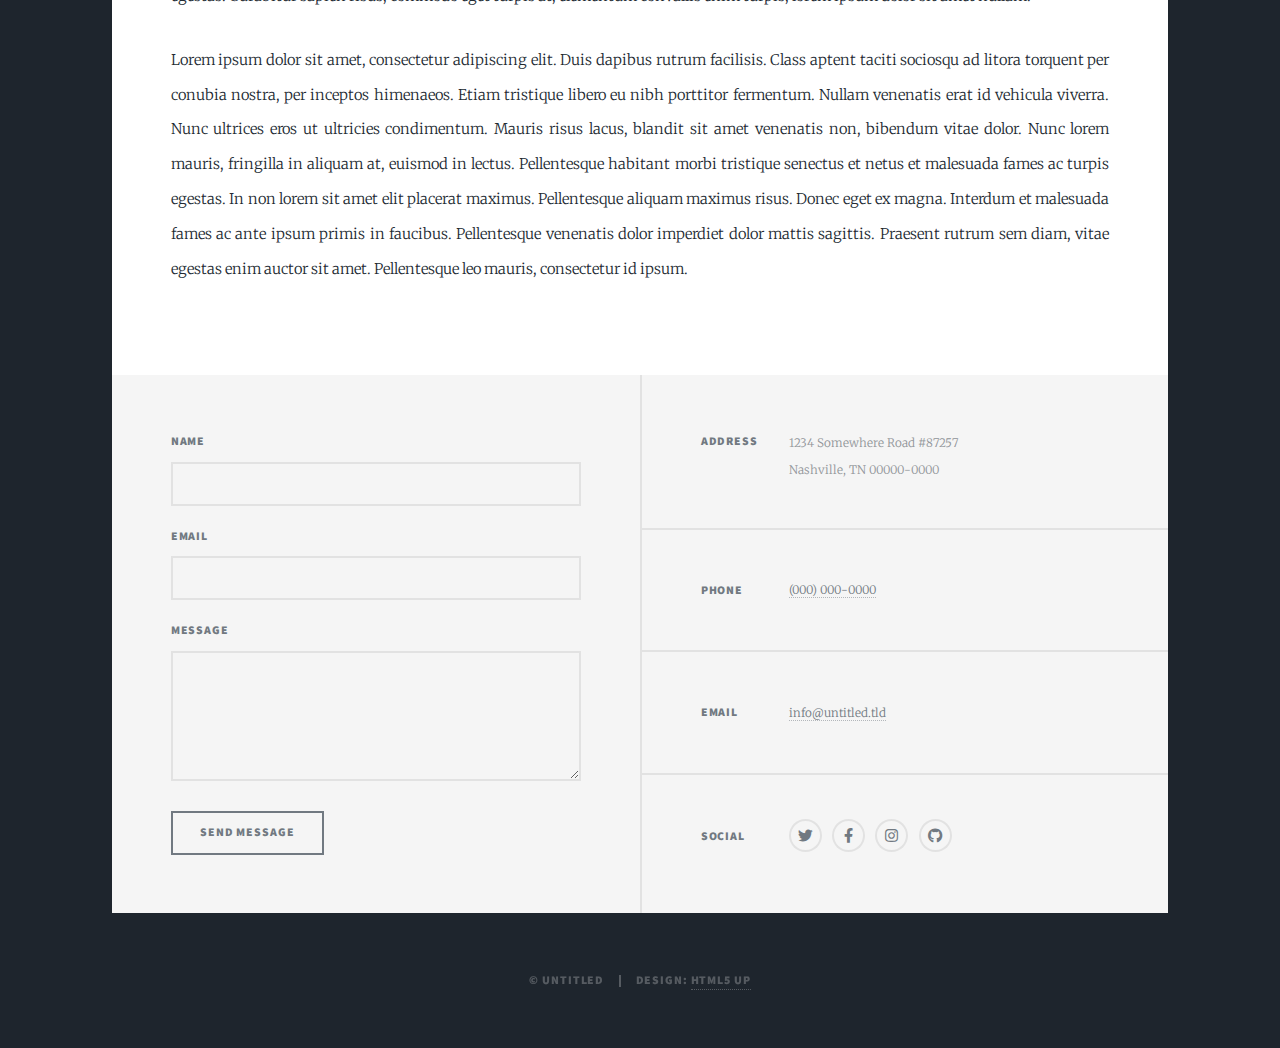
<file: generic.html>
<!DOCTYPE HTML>
<!--
	Massively by HTML5 UP
	html5up.net | @ajlkn
	Free for personal and commercial use under the CCA 3.0 license (html5up.net/license)
-->
<html>
	<head>
		<title>Generic Page - Massively by HTML5 UP</title>
		<meta charset="utf-8" />
		<meta name="viewport" content="width=device-width, initial-scale=1, user-scalable=no" />
		<link rel="stylesheet" href="assets/css/main.css" />
		<noscript><link rel="stylesheet" href="assets/css/noscript.css" /></noscript>
	</head>
	<body class="is-preload">

		<!-- Wrapper -->
			<div id="wrapper">

				<!-- Header -->
					<header id="header">
						<a href="index.html" class="logo">Massively</a>
					</header>

				<!-- Nav -->
					<nav id="nav">
						<ul class="links">
							<li><a href="index.html">This is Massively</a></li>
							<li class="active"><a href="generic.html">Generic Page</a></li>
							<li><a href="elements.html">Elements Reference</a></li>
						</ul>
						<ul class="icons">
							<li><a href="#" class="icon brands fa-twitter"><span class="label">Twitter</span></a></li>
							<li><a href="#" class="icon brands fa-facebook-f"><span class="label">Facebook</span></a></li>
							<li><a href="#" class="icon brands fa-instagram"><span class="label">Instagram</span></a></li>
							<li><a href="#" class="icon brands fa-github"><span class="label">GitHub</span></a></li>
						</ul>
					</nav>

				<!-- Main -->
					<div id="main">

						<!-- Post -->
							<section class="post">
								<header class="major">
									<span class="date">April 25, 2017</span>
									<h1>This is a<br />
									Generic Page</h1>
									<p>Aenean ornare velit lacus varius enim ullamcorper proin aliquam<br />
									facilisis ante sed etiam magna interdum congue. Lorem ipsum dolor<br />
									amet nullam sed etiam veroeros.</p>
								</header>
								<div class="image main"><img src="images/pic01.jpg" alt="" /></div>
								<p>Donec eget ex magna. Interdum et malesuada fames ac ante ipsum primis in faucibus. Pellentesque venenatis dolor imperdiet dolor mattis sagittis. Praesent rutrum sem diam, vitae egestas enim auctor sit amet. Pellentesque leo mauris, consectetur id ipsum sit amet, fergiat. Pellentesque in mi eu massa lacinia malesuada et a elit. Donec urna ex, lacinia in purus ac, pretium pulvinar mauris. Nunc lorem mauris, fringilla in aliquam at, euismod in lectus. Pellentesque habitant morbi tristique senectus et netus et malesuada fames ac turpis egestas. Curabitur sapien risus, commodo eget turpis at, elementum convallis enim turpis, lorem ipsum dolor sit amet nullam.</p>
								<p>Lorem ipsum dolor sit amet, consectetur adipiscing elit. Duis dapibus rutrum facilisis. Class aptent taciti sociosqu ad litora torquent per conubia nostra, per inceptos himenaeos. Etiam tristique libero eu nibh porttitor fermentum. Nullam venenatis erat id vehicula viverra. Nunc ultrices eros ut ultricies condimentum. Mauris risus lacus, blandit sit amet venenatis non, bibendum vitae dolor. Nunc lorem mauris, fringilla in aliquam at, euismod in lectus. Pellentesque habitant morbi tristique senectus et netus et malesuada fames ac turpis egestas. In non lorem sit amet elit placerat maximus. Pellentesque aliquam maximus risus. Donec eget ex magna. Interdum et malesuada fames ac ante ipsum primis in faucibus. Pellentesque venenatis dolor imperdiet dolor mattis sagittis. Praesent rutrum sem diam, vitae egestas enim auctor sit amet. Pellentesque leo mauris, consectetur id ipsum.</p>
							</section>

					</div>

				<!-- Footer -->
					<footer id="footer">
						<section>
							<form method="post" action="#">
								<div class="fields">
									<div class="field">
										<label for="name">Name</label>
										<input type="text" name="name" id="name" />
									</div>
									<div class="field">
										<label for="email">Email</label>
										<input type="text" name="email" id="email" />
									</div>
									<div class="field">
										<label for="message">Message</label>
										<textarea name="message" id="message" rows="3"></textarea>
									</div>
								</div>
								<ul class="actions">
									<li><input type="submit" value="Send Message" /></li>
								</ul>
							</form>
						</section>
						<section class="split contact">
							<section class="alt">
								<h3>Address</h3>
								<p>1234 Somewhere Road #87257<br />
								Nashville, TN 00000-0000</p>
							</section>
							<section>
								<h3>Phone</h3>
								<p><a href="#">(000) 000-0000</a></p>
							</section>
							<section>
								<h3>Email</h3>
								<p><a href="#">info@untitled.tld</a></p>
							</section>
							<section>
								<h3>Social</h3>
								<ul class="icons alt">
									<li><a href="#" class="icon brands alt fa-twitter"><span class="label">Twitter</span></a></li>
									<li><a href="#" class="icon brands alt fa-facebook-f"><span class="label">Facebook</span></a></li>
									<li><a href="#" class="icon brands alt fa-instagram"><span class="label">Instagram</span></a></li>
									<li><a href="#" class="icon brands alt fa-github"><span class="label">GitHub</span></a></li>
								</ul>
							</section>
						</section>
					</footer>

				<!-- Copyright -->
					<div id="copyright">
						<ul><li>&copy; Untitled</li><li>Design: <a href="https://html5up.net">HTML5 UP</a></li></ul>
					</div>

			</div>

		<!-- Scripts -->
			<script src="assets/js/jquery.min.js"></script>
			<script src="assets/js/jquery.scrollex.min.js"></script>
			<script src="assets/js/jquery.scrolly.min.js"></script>
			<script src="assets/js/browser.min.js"></script>
			<script src="assets/js/breakpoints.min.js"></script>
			<script src="assets/js/util.js"></script>
			<script src="assets/js/main.js"></script>

	</body>
</html>
</file>
<file: assets/css/main.css>
@import url(fontawesome-all.min.css);
@import url("https://fonts.googleapis.com/css?family=Merriweather:300,700,300italic,700italic|Source+Sans+Pro:900");

/*
	Massively by HTML5 UP
	html5up.net | @ajlkn
	Free for personal and commercial use under the CCA 3.0 license (html5up.net/license)
*/

html, body, div, span, applet, object,
iframe, h1, h2, h3, h4, h5, h6, p, blockquote,
pre, a, abbr, acronym, address, big, cite,
code, del, dfn, em, img, ins, kbd, q, s, samp,
small, strike, strong, sub, sup, tt, var, b,
u, i, center, dl, dt, dd, ol, ul, li, fieldset,
form, label, legend, table, caption, tbody,
tfoot, thead, tr, th, td, article, aside,
canvas, details, embed, figure, figcaption,
footer, header, hgroup, menu, nav, output, ruby,
section, summary, time, mark, audio, video {
	margin: 0;
	padding: 0;
	border: 0;
	font-size: 100%;
	font: inherit;
	vertical-align: baseline;}

article, aside, details, figcaption, figure,
footer, header, hgroup, menu, nav, section {
	display: block;}

body {
	line-height: 1;
}

ol, ul {
	list-style: none;
}

blockquote, q {
	quotes: none;
}

	blockquote:before, blockquote:after, q:before, q:after {
		content: '';
		content: none;
	}

table {
	border-collapse: collapse;
	border-spacing: 0;
}

body {
	-webkit-text-size-adjust: none;
}

mark {
	background-color: transparent;
	color: inherit;
}

input::-moz-focus-inner {
	border: 0;
	padding: 0;
}

input, select, textarea {
	-moz-appearance: none;
	-webkit-appearance: none;
	-ms-appearance: none;
	appearance: none;
}

/* Basic */

	@-ms-viewport {
		width: device-width;
	}

	body {
		-ms-overflow-style: scrollbar;
	}

	@media screen and (max-width: 480px) {

		html, body {
			min-width: 320px;
		}

	}

	html {
		box-sizing: border-box;
	}

	*, *:before, *:after {
		box-sizing: inherit;
	}

	body {
		background-color: #1e252d;
	}

		body.is-preload *, body.is-preload *:before, body.is-preload *:after {
			-moz-animation: none !important;
			-webkit-animation: none !important;
			-ms-animation: none !important;
			animation: none !important;
			-moz-transition: none !important;
			-webkit-transition: none !important;
			-ms-transition: none !important;
			transition: none !important;
		}

/* Type */

	html {
		font-size: 16pt;
	}

		@media screen and (max-width: 1680px) {

			html {
				font-size: 12pt;
			}

		}

		@media screen and (max-width: 1280px) {

			html {
				font-size: 11pt;
			}

		}

		@media screen and (max-width: 360px) {

			html {
				font-size: 10pt;
			}

		}

	body {
		color: #212931;
	}

	body, input, select, textarea {
		font-family: "Merriweather", Georgia, serif;
		font-weight: 300;
		font-size: 1rem;
		line-height: 2.375;
	}

	a {
		-moz-transition: color 0.2s ease-in-out, background-color 0.2s ease-in-out, border-color 0.2s ease-in-out, box-shadow 0.2s ease-in-out;
		-webkit-transition: color 0.2s ease-in-out, background-color 0.2s ease-in-out, border-color 0.2s ease-in-out, box-shadow 0.2s ease-in-out;
		-ms-transition: color 0.2s ease-in-out, background-color 0.2s ease-in-out, border-color 0.2s ease-in-out, box-shadow 0.2s ease-in-out;
		transition: color 0.2s ease-in-out, background-color 0.2s ease-in-out, border-color 0.2s ease-in-out, box-shadow 0.2s ease-in-out;
		border-bottom: dotted 1px;
		text-decoration: none;
	}

		a:hover {
			border-bottom-color: transparent;
		}

	strong, b {
		font-weight: 600;
	}

	em, i {
		font-style: italic;
	}

	p {
		text-align: justify;
		margin: 0 0 2rem 0;
	}

	h1, h2, h3, h4, h5, h6 {
		font-family: "Source Sans Pro", Helvetica, sans-serif;
		font-weight: 900;
		line-height: 1.5;
		letter-spacing: 0.075em;
		text-transform: uppercase;
		margin: 0 0 1rem 0;
	}

		h1 a, h2 a, h3 a, h4 a, h5 a, h6 a {
			border-bottom: 0;
			color: inherit;
			text-decoration: none;
		}

	h1 {
		font-size: 4rem;
		line-height: 1.1;
		margin: 0 0 2rem 0;
	}

	h2 {
		font-size: 1.75rem;
		line-height: 1.3;
		margin: 0 0 1.5rem 0;
	}

	h3 {
		font-size: 1.25rem;
		margin: 0 0 1.5rem 0;
	}

	h4 {
		font-size: 1rem;
	}

	h5 {
		font-size: 0.9rem;
	}

	h6 {
		font-size: 0.8rem;
	}

	sub {
		font-size: 0.8rem;
		position: relative;
		top: 0.5rem;
	}

	sup {
		font-size: 0.8rem;
		position: relative;
		top: -0.5rem;
	}

	blockquote {
		border-left: solid 4px;
		font-style: italic;
		margin: 0 0 2rem 0;
		padding: 0.5rem 0 0.5rem 2rem;
	}

	code {
		border: solid 2px;
		font-family: "Courier New", monospace;
		font-size: 0.9rem;
		margin: 0 0.25rem;
		padding: 0.25rem 0.65rem;
	}

	pre {
		-webkit-overflow-scrolling: touch;
		font-family: "Courier New", monospace;
		font-size: 0.9rem;
		margin: 0 0 2rem 0;
	}

		pre code {
			display: block;
			line-height: 1.75;
			padding: 1rem 1.5rem;
			overflow-x: auto;
		}

	hr {
		border: 0;
		border-bottom: solid 2px;
		margin: 3rem 0;
	}

		hr.major {
			margin: 5rem 0;
		}

	.align-left {
		text-align: left;
	}

	.align-center {
		text-align: center;
	}

	.align-right {
		text-align: right;
	}

	input, select, textarea {
		color: #212931;
	}

	a {
		color: #212931;
		border-bottom-color: rgba(33, 41, 49, 0.5);
	}

		a:hover {
			border-bottom-color: transparent;
			color: #18bfef !important;
		}

	strong, b {
		color: #212931;
	}

	h1, h2, h3, h4, h5, h6 {
		color: #212931;
	}

	blockquote {
		border-left-color: #eeeeee;
	}

	code {
		background: rgba(220, 220, 220, 0.25);
		border-color: #eeeeee;
	}

	hr {
		border-bottom-color: #eeeeee;
	}

/* Row */

	.row {
		display: flex;
		flex-wrap: wrap;
		box-sizing: border-box;
		align-items: stretch;
	}

		.row > * {
			box-sizing: border-box;
		}

		.row.gtr-uniform > * > :last-child {
			margin-bottom: 0;
		}

		.row.aln-left {
			justify-content: flex-start;
		}

		.row.aln-center {
			justify-content: center;
		}

		.row.aln-right {
			justify-content: flex-end;
		}

		.row.aln-top {
			align-items: flex-start;
		}

		.row.aln-middle {
			align-items: center;
		}

		.row.aln-bottom {
			align-items: flex-end;
		}

		.row > .imp {
			order: -1;
		}

		.row > .col-1 {
			width: 8.33333%;
		}

		.row > .off-1 {
			margin-left: 8.33333%;
		}

		.row > .col-2 {
			width: 16.66667%;
		}

		.row > .off-2 {
			margin-left: 16.66667%;
		}

		.row > .col-3 {
			width: 25%;
		}

		.row > .off-3 {
			margin-left: 25%;
		}

		.row > .col-4 {
			width: 33.33333%;
		}

		.row > .off-4 {
			margin-left: 33.33333%;
		}

		.row > .col-5 {
			width: 41.66667%;
		}

		.row > .off-5 {
			margin-left: 41.66667%;
		}

		.row > .col-6 {
			width: 50%;
		}

		.row > .off-6 {
			margin-left: 50%;
		}

		.row > .col-7 {
			width: 58.33333%;
		}

		.row > .off-7 {
			margin-left: 58.33333%;
		}

		.row > .col-8 {
			width: 66.66667%;
		}

		.row > .off-8 {
			margin-left: 66.66667%;
		}

		.row > .col-9 {
			width: 75%;
		}

		.row > .off-9 {
			margin-left: 75%;
		}

		.row > .col-10 {
			width: 83.33333%;
		}

		.row > .off-10 {
			margin-left: 83.33333%;
		}

		.row > .col-11 {
			width: 91.66667%;
		}

		.row > .off-11 {
			margin-left: 91.66667%;
		}

		.row > .col-12 {
			width: 100%;
		}

		.row > .off-12 {
			margin-left: 100%;
		}

		.row.gtr-0 {
			margin-top: 0;
			margin-left: 0rem;
		}

			.row.gtr-0 > * {
				padding: 0 0 0 0rem;
			}

			.row.gtr-0.gtr-uniform {
				margin-top: 0rem;
			}

				.row.gtr-0.gtr-uniform > * {
					padding-top: 0rem;
				}

		.row.gtr-25 {
			margin-top: 0;
			margin-left: -0.375rem;
		}

			.row.gtr-25 > * {
				padding: 0 0 0 0.375rem;
			}

			.row.gtr-25.gtr-uniform {
				margin-top: -0.375rem;
			}

				.row.gtr-25.gtr-uniform > * {
					padding-top: 0.375rem;
				}

		.row.gtr-50 {
			margin-top: 0;
			margin-left: -0.75rem;
		}

			.row.gtr-50 > * {
				padding: 0 0 0 0.75rem;
			}

			.row.gtr-50.gtr-uniform {
				margin-top: -0.75rem;
			}

				.row.gtr-50.gtr-uniform > * {
					padding-top: 0.75rem;
				}

		.row {
			margin-top: 0;
			margin-left: -1.5rem;
		}

			.row > * {
				padding: 0 0 0 1.5rem;
			}

			.row.gtr-uniform {
				margin-top: -1.5rem;
			}

				.row.gtr-uniform > * {
					padding-top: 1.5rem;
				}

		.row.gtr-150 {
			margin-top: 0;
			margin-left: -2.25rem;
		}

			.row.gtr-150 > * {
				padding: 0 0 0 2.25rem;
			}

			.row.gtr-150.gtr-uniform {
				margin-top: -2.25rem;
			}

				.row.gtr-150.gtr-uniform > * {
					padding-top: 2.25rem;
				}

		.row.gtr-200 {
			margin-top: 0;
			margin-left: -3rem;
		}

			.row.gtr-200 > * {
				padding: 0 0 0 3rem;
			}

			.row.gtr-200.gtr-uniform {
				margin-top: -3rem;
			}

				.row.gtr-200.gtr-uniform > * {
					padding-top: 3rem;
				}

		@media screen and (max-width: 1680px) {

			.row {
				display: flex;
				flex-wrap: wrap;
				box-sizing: border-box;
				align-items: stretch;
			}

				.row > * {
					box-sizing: border-box;
				}

				.row.gtr-uniform > * > :last-child {
					margin-bottom: 0;
				}

				.row.aln-left {
					justify-content: flex-start;
				}

				.row.aln-center {
					justify-content: center;
				}

				.row.aln-right {
					justify-content: flex-end;
				}

				.row.aln-top {
					align-items: flex-start;
				}

				.row.aln-middle {
					align-items: center;
				}

				.row.aln-bottom {
					align-items: flex-end;
				}

				.row > .imp-xlarge {
					order: -1;
				}

				.row > .col-1-xlarge {
					width: 8.33333%;
				}

				.row > .off-1-xlarge {
					margin-left: 8.33333%;
				}

				.row > .col-2-xlarge {
					width: 16.66667%;
				}

				.row > .off-2-xlarge {
					margin-left: 16.66667%;
				}

				.row > .col-3-xlarge {
					width: 25%;
				}

				.row > .off-3-xlarge {
					margin-left: 25%;
				}

				.row > .col-4-xlarge {
					width: 33.33333%;
				}

				.row > .off-4-xlarge {
					margin-left: 33.33333%;
				}

				.row > .col-5-xlarge {
					width: 41.66667%;
				}

				.row > .off-5-xlarge {
					margin-left: 41.66667%;
				}

				.row > .col-6-xlarge {
					width: 50%;
				}

				.row > .off-6-xlarge {
					margin-left: 50%;
				}

				.row > .col-7-xlarge {
					width: 58.33333%;
				}

				.row > .off-7-xlarge {
					margin-left: 58.33333%;
				}

				.row > .col-8-xlarge {
					width: 66.66667%;
				}

				.row > .off-8-xlarge {
					margin-left: 66.66667%;
				}

				.row > .col-9-xlarge {
					width: 75%;
				}

				.row > .off-9-xlarge {
					margin-left: 75%;
				}

				.row > .col-10-xlarge {
					width: 83.33333%;
				}

				.row > .off-10-xlarge {
					margin-left: 83.33333%;
				}

				.row > .col-11-xlarge {
					width: 91.66667%;
				}

				.row > .off-11-xlarge {
					margin-left: 91.66667%;
				}

				.row > .col-12-xlarge {
					width: 100%;
				}

				.row > .off-12-xlarge {
					margin-left: 100%;
				}

				.row.gtr-0 {
					margin-top: 0;
					margin-left: 0rem;
				}

					.row.gtr-0 > * {
						padding: 0 0 0 0rem;
					}

					.row.gtr-0.gtr-uniform {
						margin-top: 0rem;
					}

						.row.gtr-0.gtr-uniform > * {
							padding-top: 0rem;
						}

				.row.gtr-25 {
					margin-top: 0;
					margin-left: -0.375rem;
				}

					.row.gtr-25 > * {
						padding: 0 0 0 0.375rem;
					}

					.row.gtr-25.gtr-uniform {
						margin-top: -0.375rem;
					}

						.row.gtr-25.gtr-uniform > * {
							padding-top: 0.375rem;
						}

				.row.gtr-50 {
					margin-top: 0;
					margin-left: -0.75rem;
				}

					.row.gtr-50 > * {
						padding: 0 0 0 0.75rem;
					}

					.row.gtr-50.gtr-uniform {
						margin-top: -0.75rem;
					}

						.row.gtr-50.gtr-uniform > * {
							padding-top: 0.75rem;
						}

				.row {
					margin-top: 0;
					margin-left: -1.5rem;
				}

					.row > * {
						padding: 0 0 0 1.5rem;
					}

					.row.gtr-uniform {
						margin-top: -1.5rem;
					}

						.row.gtr-uniform > * {
							padding-top: 1.5rem;
						}

				.row.gtr-150 {
					margin-top: 0;
					margin-left: -2.25rem;
				}

					.row.gtr-150 > * {
						padding: 0 0 0 2.25rem;
					}

					.row.gtr-150.gtr-uniform {
						margin-top: -2.25rem;
					}

						.row.gtr-150.gtr-uniform > * {
							padding-top: 2.25rem;
						}

				.row.gtr-200 {
					margin-top: 0;
					margin-left: -3rem;
				}

					.row.gtr-200 > * {
						padding: 0 0 0 3rem;
					}

					.row.gtr-200.gtr-uniform {
						margin-top: -3rem;
					}

						.row.gtr-200.gtr-uniform > * {
							padding-top: 3rem;
						}

		}

		@media screen and (max-width: 1280px) {

			.row {
				display: flex;
				flex-wrap: wrap;
				box-sizing: border-box;
				align-items: stretch;
			}

				.row > * {
					box-sizing: border-box;
				}

				.row.gtr-uniform > * > :last-child {
					margin-bottom: 0;
				}

				.row.aln-left {
					justify-content: flex-start;
				}

				.row.aln-center {
					justify-content: center;
				}

				.row.aln-right {
					justify-content: flex-end;
				}

				.row.aln-top {
					align-items: flex-start;
				}

				.row.aln-middle {
					align-items: center;
				}

				.row.aln-bottom {
					align-items: flex-end;
				}

				.row > .imp-large {
					order: -1;
				}

				.row > .col-1-large {
					width: 8.33333%;
				}

				.row > .off-1-large {
					margin-left: 8.33333%;
				}

				.row > .col-2-large {
					width: 16.66667%;
				}

				.row > .off-2-large {
					margin-left: 16.66667%;
				}

				.row > .col-3-large {
					width: 25%;
				}

				.row > .off-3-large {
					margin-left: 25%;
				}

				.row > .col-4-large {
					width: 33.33333%;
				}

				.row > .off-4-large {
					margin-left: 33.33333%;
				}

				.row > .col-5-large {
					width: 41.66667%;
				}

				.row > .off-5-large {
					margin-left: 41.66667%;
				}

				.row > .col-6-large {
					width: 50%;
				}

				.row > .off-6-large {
					margin-left: 50%;
				}

				.row > .col-7-large {
					width: 58.33333%;
				}

				.row > .off-7-large {
					margin-left: 58.33333%;
				}

				.row > .col-8-large {
					width: 66.66667%;
				}

				.row > .off-8-large {
					margin-left: 66.66667%;
				}

				.row > .col-9-large {
					width: 75%;
				}

				.row > .off-9-large {
					margin-left: 75%;
				}

				.row > .col-10-large {
					width: 83.33333%;
				}

				.row > .off-10-large {
					margin-left: 83.33333%;
				}

				.row > .col-11-large {
					width: 91.66667%;
				}

				.row > .off-11-large {
					margin-left: 91.66667%;
				}

				.row > .col-12-large {
					width: 100%;
				}

				.row > .off-12-large {
					margin-left: 100%;
				}

				.row.gtr-0 {
					margin-top: 0;
					margin-left: 0rem;
				}

					.row.gtr-0 > * {
						padding: 0 0 0 0rem;
					}

					.row.gtr-0.gtr-uniform {
						margin-top: 0rem;
					}

						.row.gtr-0.gtr-uniform > * {
							padding-top: 0rem;
						}

				.row.gtr-25 {
					margin-top: 0;
					margin-left: -0.375rem;
				}

					.row.gtr-25 > * {
						padding: 0 0 0 0.375rem;
					}

					.row.gtr-25.gtr-uniform {
						margin-top: -0.375rem;
					}

						.row.gtr-25.gtr-uniform > * {
							padding-top: 0.375rem;
						}

				.row.gtr-50 {
					margin-top: 0;
					margin-left: -0.75rem;
				}

					.row.gtr-50 > * {
						padding: 0 0 0 0.75rem;
					}

					.row.gtr-50.gtr-uniform {
						margin-top: -0.75rem;
					}

						.row.gtr-50.gtr-uniform > * {
							padding-top: 0.75rem;
						}

				.row {
					margin-top: 0;
					margin-left: -1.5rem;
				}

					.row > * {
						padding: 0 0 0 1.5rem;
					}

					.row.gtr-uniform {
						margin-top: -1.5rem;
					}

						.row.gtr-uniform > * {
							padding-top: 1.5rem;
						}

				.row.gtr-150 {
					margin-top: 0;
					margin-left: -2.25rem;
				}

					.row.gtr-150 > * {
						padding: 0 0 0 2.25rem;
					}

					.row.gtr-150.gtr-uniform {
						margin-top: -2.25rem;
					}

						.row.gtr-150.gtr-uniform > * {
							padding-top: 2.25rem;
						}

				.row.gtr-200 {
					margin-top: 0;
					margin-left: -3rem;
				}

					.row.gtr-200 > * {
						padding: 0 0 0 3rem;
					}

					.row.gtr-200.gtr-uniform {
						margin-top: -3rem;
					}

						.row.gtr-200.gtr-uniform > * {
							padding-top: 3rem;
						}

		}

		@media screen and (max-width: 980px) {

			.row {
				display: flex;
				flex-wrap: wrap;
				box-sizing: border-box;
				align-items: stretch;
			}

				.row > * {
					box-sizing: border-box;
				}

				.row.gtr-uniform > * > :last-child {
					margin-bottom: 0;
				}

				.row.aln-left {
					justify-content: flex-start;
				}

				.row.aln-center {
					justify-content: center;
				}

				.row.aln-right {
					justify-content: flex-end;
				}

				.row.aln-top {
					align-items: flex-start;
				}

				.row.aln-middle {
					align-items: center;
				}

				.row.aln-bottom {
					align-items: flex-end;
				}

				.row > .imp-medium {
					order: -1;
				}

				.row > .col-1-medium {
					width: 8.33333%;
				}

				.row > .off-1-medium {
					margin-left: 8.33333%;
				}

				.row > .col-2-medium {
					width: 16.66667%;
				}

				.row > .off-2-medium {
					margin-left: 16.66667%;
				}

				.row > .col-3-medium {
					width: 25%;
				}

				.row > .off-3-medium {
					margin-left: 25%;
				}

				.row > .col-4-medium {
					width: 33.33333%;
				}

				.row > .off-4-medium {
					margin-left: 33.33333%;
				}

				.row > .col-5-medium {
					width: 41.66667%;
				}

				.row > .off-5-medium {
					margin-left: 41.66667%;
				}

				.row > .col-6-medium {
					width: 50%;
				}

				.row > .off-6-medium {
					margin-left: 50%;
				}

				.row > .col-7-medium {
					width: 58.33333%;
				}

				.row > .off-7-medium {
					margin-left: 58.33333%;
				}

				.row > .col-8-medium {
					width: 66.66667%;
				}

				.row > .off-8-medium {
					margin-left: 66.66667%;
				}

				.row > .col-9-medium {
					width: 75%;
				}

				.row > .off-9-medium {
					margin-left: 75%;
				}

				.row > .col-10-medium {
					width: 83.33333%;
				}

				.row > .off-10-medium {
					margin-left: 83.33333%;
				}

				.row > .col-11-medium {
					width: 91.66667%;
				}

				.row > .off-11-medium {
					margin-left: 91.66667%;
				}

				.row > .col-12-medium {
					width: 100%;
				}

				.row > .off-12-medium {
					margin-left: 100%;
				}

				.row.gtr-0 {
					margin-top: 0;
					margin-left: 0rem;
				}

					.row.gtr-0 > * {
						padding: 0 0 0 0rem;
					}

					.row.gtr-0.gtr-uniform {
						margin-top: 0rem;
					}

						.row.gtr-0.gtr-uniform > * {
							padding-top: 0rem;
						}

				.row.gtr-25 {
					margin-top: 0;
					margin-left: -0.375rem;
				}

					.row.gtr-25 > * {
						padding: 0 0 0 0.375rem;
					}

					.row.gtr-25.gtr-uniform {
						margin-top: -0.375rem;
					}

						.row.gtr-25.gtr-uniform > * {
							padding-top: 0.375rem;
						}

				.row.gtr-50 {
					margin-top: 0;
					margin-left: -0.75rem;
				}

					.row.gtr-50 > * {
						padding: 0 0 0 0.75rem;
					}

					.row.gtr-50.gtr-uniform {
						margin-top: -0.75rem;
					}

						.row.gtr-50.gtr-uniform > * {
							padding-top: 0.75rem;
						}

				.row {
					margin-top: 0;
					margin-left: -1.5rem;
				}

					.row > * {
						padding: 0 0 0 1.5rem;
					}

					.row.gtr-uniform {
						margin-top: -1.5rem;
					}

						.row.gtr-uniform > * {
							padding-top: 1.5rem;
						}

				.row.gtr-150 {
					margin-top: 0;
					margin-left: -2.25rem;
				}

					.row.gtr-150 > * {
						padding: 0 0 0 2.25rem;
					}

					.row.gtr-150.gtr-uniform {
						margin-top: -2.25rem;
					}

						.row.gtr-150.gtr-uniform > * {
							padding-top: 2.25rem;
						}

				.row.gtr-200 {
					margin-top: 0;
					margin-left: -3rem;
				}

					.row.gtr-200 > * {
						padding: 0 0 0 3rem;
					}

					.row.gtr-200.gtr-uniform {
						margin-top: -3rem;
					}

						.row.gtr-200.gtr-uniform > * {
							padding-top: 3rem;
						}

		}

		@media screen and (max-width: 736px) {

			.row {
				display: flex;
				flex-wrap: wrap;
				box-sizing: border-box;
				align-items: stretch;
			}

				.row > * {
					box-sizing: border-box;
				}

				.row.gtr-uniform > * > :last-child {
					margin-bottom: 0;
				}

				.row.aln-left {
					justify-content: flex-start;
				}

				.row.aln-center {
					justify-content: center;
				}

				.row.aln-right {
					justify-content: flex-end;
				}

				.row.aln-top {
					align-items: flex-start;
				}

				.row.aln-middle {
					align-items: center;
				}

				.row.aln-bottom {
					align-items: flex-end;
				}

				.row > .imp-small {
					order: -1;
				}

				.row > .col-1-small {
					width: 8.33333%;
				}

				.row > .off-1-small {
					margin-left: 8.33333%;
				}

				.row > .col-2-small {
					width: 16.66667%;
				}

				.row > .off-2-small {
					margin-left: 16.66667%;
				}

				.row > .col-3-small {
					width: 25%;
				}

				.row > .off-3-small {
					margin-left: 25%;
				}

				.row > .col-4-small {
					width: 33.33333%;
				}

				.row > .off-4-small {
					margin-left: 33.33333%;
				}

				.row > .col-5-small {
					width: 41.66667%;
				}

				.row > .off-5-small {
					margin-left: 41.66667%;
				}

				.row > .col-6-small {
					width: 50%;
				}

				.row > .off-6-small {
					margin-left: 50%;
				}

				.row > .col-7-small {
					width: 58.33333%;
				}

				.row > .off-7-small {
					margin-left: 58.33333%;
				}

				.row > .col-8-small {
					width: 66.66667%;
				}

				.row > .off-8-small {
					margin-left: 66.66667%;
				}

				.row > .col-9-small {
					width: 75%;
				}

				.row > .off-9-small {
					margin-left: 75%;
				}

				.row > .col-10-small {
					width: 83.33333%;
				}

				.row > .off-10-small {
					margin-left: 83.33333%;
				}

				.row > .col-11-small {
					width: 91.66667%;
				}

				.row > .off-11-small {
					margin-left: 91.66667%;
				}

				.row > .col-12-small {
					width: 100%;
				}

				.row > .off-12-small {
					margin-left: 100%;
				}

				.row.gtr-0 {
					margin-top: 0;
					margin-left: 0rem;
				}

					.row.gtr-0 > * {
						padding: 0 0 0 0rem;
					}

					.row.gtr-0.gtr-uniform {
						margin-top: 0rem;
					}

						.row.gtr-0.gtr-uniform > * {
							padding-top: 0rem;
						}

				.row.gtr-25 {
					margin-top: 0;
					margin-left: -0.375rem;
				}

					.row.gtr-25 > * {
						padding: 0 0 0 0.375rem;
					}

					.row.gtr-25.gtr-uniform {
						margin-top: -0.375rem;
					}

						.row.gtr-25.gtr-uniform > * {
							padding-top: 0.375rem;
						}

				.row.gtr-50 {
					margin-top: 0;
					margin-left: -0.75rem;
				}

					.row.gtr-50 > * {
						padding: 0 0 0 0.75rem;
					}

					.row.gtr-50.gtr-uniform {
						margin-top: -0.75rem;
					}

						.row.gtr-50.gtr-uniform > * {
							padding-top: 0.75rem;
						}

				.row {
					margin-top: 0;
					margin-left: -1.5rem;
				}

					.row > * {
						padding: 0 0 0 1.5rem;
					}

					.row.gtr-uniform {
						margin-top: -1.5rem;
					}

						.row.gtr-uniform > * {
							padding-top: 1.5rem;
						}

				.row.gtr-150 {
					margin-top: 0;
					margin-left: -2.25rem;
				}

					.row.gtr-150 > * {
						padding: 0 0 0 2.25rem;
					}

					.row.gtr-150.gtr-uniform {
						margin-top: -2.25rem;
					}

						.row.gtr-150.gtr-uniform > * {
							padding-top: 2.25rem;
						}

				.row.gtr-200 {
					margin-top: 0;
					margin-left: -3rem;
				}

					.row.gtr-200 > * {
						padding: 0 0 0 3rem;
					}

					.row.gtr-200.gtr-uniform {
						margin-top: -3rem;
					}

						.row.gtr-200.gtr-uniform > * {
							padding-top: 3rem;
						}

		}

		@media screen and (max-width: 480px) {

			.row {
				display: flex;
				flex-wrap: wrap;
				box-sizing: border-box;
				align-items: stretch;
			}

				.row > * {
					box-sizing: border-box;
				}

				.row.gtr-uniform > * > :last-child {
					margin-bottom: 0;
				}

				.row.aln-left {
					justify-content: flex-start;
				}

				.row.aln-center {
					justify-content: center;
				}

				.row.aln-right {
					justify-content: flex-end;
				}

				.row.aln-top {
					align-items: flex-start;
				}

				.row.aln-middle {
					align-items: center;
				}

				.row.aln-bottom {
					align-items: flex-end;
				}

				.row > .imp-xsmall {
					order: -1;
				}

				.row > .col-1-xsmall {
					width: 8.33333%;
				}

				.row > .off-1-xsmall {
					margin-left: 8.33333%;
				}

				.row > .col-2-xsmall {
					width: 16.66667%;
				}

				.row > .off-2-xsmall {
					margin-left: 16.66667%;
				}

				.row > .col-3-xsmall {
					width: 25%;
				}

				.row > .off-3-xsmall {
					margin-left: 25%;
				}

				.row > .col-4-xsmall {
					width: 33.33333%;
				}

				.row > .off-4-xsmall {
					margin-left: 33.33333%;
				}

				.row > .col-5-xsmall {
					width: 41.66667%;
				}

				.row > .off-5-xsmall {
					margin-left: 41.66667%;
				}

				.row > .col-6-xsmall {
					width: 50%;
				}

				.row > .off-6-xsmall {
					margin-left: 50%;
				}

				.row > .col-7-xsmall {
					width: 58.33333%;
				}

				.row > .off-7-xsmall {
					margin-left: 58.33333%;
				}

				.row > .col-8-xsmall {
					width: 66.66667%;
				}

				.row > .off-8-xsmall {
					margin-left: 66.66667%;
				}

				.row > .col-9-xsmall {
					width: 75%;
				}

				.row > .off-9-xsmall {
					margin-left: 75%;
				}

				.row > .col-10-xsmall {
					width: 83.33333%;
				}

				.row > .off-10-xsmall {
					margin-left: 83.33333%;
				}

				.row > .col-11-xsmall {
					width: 91.66667%;
				}

				.row > .off-11-xsmall {
					margin-left: 91.66667%;
				}

				.row > .col-12-xsmall {
					width: 100%;
				}

				.row > .off-12-xsmall {
					margin-left: 100%;
				}

				.row.gtr-0 {
					margin-top: 0;
					margin-left: 0rem;
				}

					.row.gtr-0 > * {
						padding: 0 0 0 0rem;
					}

					.row.gtr-0.gtr-uniform {
						margin-top: 0rem;
					}

						.row.gtr-0.gtr-uniform > * {
							padding-top: 0rem;
						}

				.row.gtr-25 {
					margin-top: 0;
					margin-left: -0.375rem;
				}

					.row.gtr-25 > * {
						padding: 0 0 0 0.375rem;
					}

					.row.gtr-25.gtr-uniform {
						margin-top: -0.375rem;
					}

						.row.gtr-25.gtr-uniform > * {
							padding-top: 0.375rem;
						}

				.row.gtr-50 {
					margin-top: 0;
					margin-left: -0.75rem;
				}

					.row.gtr-50 > * {
						padding: 0 0 0 0.75rem;
					}

					.row.gtr-50.gtr-uniform {
						margin-top: -0.75rem;
					}

						.row.gtr-50.gtr-uniform > * {
							padding-top: 0.75rem;
						}

				.row {
					margin-top: 0;
					margin-left: -1.5rem;
				}

					.row > * {
						padding: 0 0 0 1.5rem;
					}

					.row.gtr-uniform {
						margin-top: -1.5rem;
					}

						.row.gtr-uniform > * {
							padding-top: 1.5rem;
						}

				.row.gtr-150 {
					margin-top: 0;
					margin-left: -2.25rem;
				}

					.row.gtr-150 > * {
						padding: 0 0 0 2.25rem;
					}

					.row.gtr-150.gtr-uniform {
						margin-top: -2.25rem;
					}

						.row.gtr-150.gtr-uniform > * {
							padding-top: 2.25rem;
						}

				.row.gtr-200 {
					margin-top: 0;
					margin-left: -3rem;
				}

					.row.gtr-200 > * {
						padding: 0 0 0 3rem;
					}

					.row.gtr-200.gtr-uniform {
						margin-top: -3rem;
					}

						.row.gtr-200.gtr-uniform > * {
							padding-top: 3rem;
						}

		}

		@media screen and (max-width: 360px) {

			.row {
				display: flex;
				flex-wrap: wrap;
				box-sizing: border-box;
				align-items: stretch;
			}

				.row > * {
					box-sizing: border-box;
				}

				.row.gtr-uniform > * > :last-child {
					margin-bottom: 0;
				}

				.row.aln-left {
					justify-content: flex-start;
				}

				.row.aln-center {
					justify-content: center;
				}

				.row.aln-right {
					justify-content: flex-end;
				}

				.row.aln-top {
					align-items: flex-start;
				}

				.row.aln-middle {
					align-items: center;
				}

				.row.aln-bottom {
					align-items: flex-end;
				}

				.row > .imp-xxsmall {
					order: -1;
				}

				.row > .col-1-xxsmall {
					width: 8.33333%;
				}

				.row > .off-1-xxsmall {
					margin-left: 8.33333%;
				}

				.row > .col-2-xxsmall {
					width: 16.66667%;
				}

				.row > .off-2-xxsmall {
					margin-left: 16.66667%;
				}

				.row > .col-3-xxsmall {
					width: 25%;
				}

				.row > .off-3-xxsmall {
					margin-left: 25%;
				}

				.row > .col-4-xxsmall {
					width: 33.33333%;
				}

				.row > .off-4-xxsmall {
					margin-left: 33.33333%;
				}

				.row > .col-5-xxsmall {
					width: 41.66667%;
				}

				.row > .off-5-xxsmall {
					margin-left: 41.66667%;
				}

				.row > .col-6-xxsmall {
					width: 50%;
				}

				.row > .off-6-xxsmall {
					margin-left: 50%;
				}

				.row > .col-7-xxsmall {
					width: 58.33333%;
				}

				.row > .off-7-xxsmall {
					margin-left: 58.33333%;
				}

				.row > .col-8-xxsmall {
					width: 66.66667%;
				}

				.row > .off-8-xxsmall {
					margin-left: 66.66667%;
				}

				.row > .col-9-xxsmall {
					width: 75%;
				}

				.row > .off-9-xxsmall {
					margin-left: 75%;
				}

				.row > .col-10-xxsmall {
					width: 83.33333%;
				}

				.row > .off-10-xxsmall {
					margin-left: 83.33333%;
				}

				.row > .col-11-xxsmall {
					width: 91.66667%;
				}

				.row > .off-11-xxsmall {
					margin-left: 91.66667%;
				}

				.row > .col-12-xxsmall {
					width: 100%;
				}

				.row > .off-12-xxsmall {
					margin-left: 100%;
				}

				.row.gtr-0 {
					margin-top: 0;
					margin-left: 0rem;
				}

					.row.gtr-0 > * {
						padding: 0 0 0 0rem;
					}

					.row.gtr-0.gtr-uniform {
						margin-top: 0rem;
					}

						.row.gtr-0.gtr-uniform > * {
							padding-top: 0rem;
						}

				.row.gtr-25 {
					margin-top: 0;
					margin-left: -0.375rem;
				}

					.row.gtr-25 > * {
						padding: 0 0 0 0.375rem;
					}

					.row.gtr-25.gtr-uniform {
						margin-top: -0.375rem;
					}

						.row.gtr-25.gtr-uniform > * {
							padding-top: 0.375rem;
						}

				.row.gtr-50 {
					margin-top: 0;
					margin-left: -0.75rem;
				}

					.row.gtr-50 > * {
						padding: 0 0 0 0.75rem;
					}

					.row.gtr-50.gtr-uniform {
						margin-top: -0.75rem;
					}

						.row.gtr-50.gtr-uniform > * {
							padding-top: 0.75rem;
						}

				.row {
					margin-top: 0;
					margin-left: -1.5rem;
				}

					.row > * {
						padding: 0 0 0 1.5rem;
					}

					.row.gtr-uniform {
						margin-top: -1.5rem;
					}

						.row.gtr-uniform > * {
							padding-top: 1.5rem;
						}

				.row.gtr-150 {
					margin-top: 0;
					margin-left: -2.25rem;
				}

					.row.gtr-150 > * {
						padding: 0 0 0 2.25rem;
					}

					.row.gtr-150.gtr-uniform {
						margin-top: -2.25rem;
					}

						.row.gtr-150.gtr-uniform > * {
							padding-top: 2.25rem;
						}

				.row.gtr-200 {
					margin-top: 0;
					margin-left: -3rem;
				}

					.row.gtr-200 > * {
						padding: 0 0 0 3rem;
					}

					.row.gtr-200.gtr-uniform {
						margin-top: -3rem;
					}

						.row.gtr-200.gtr-uniform > * {
							padding-top: 3rem;
						}

		}

/* Box */

	.box {
		border: solid 2px;
		margin-bottom: 2rem;
		padding: 1.5rem;
	}

		.box > :last-child,
		.box > :last-child > :last-child,
		.box > :last-child > :last-child > :last-child {
			margin-bottom: 0;
		}

		.box.alt {
			border: 0;
			border-radius: 0;
			padding: 0;
		}

	.box {
		border-color: #eeeeee;
	}

/* Button */

	input[type="submit"],
	input[type="reset"],
	input[type="button"],
	button,
	.button {
		-moz-appearance: none;
		-webkit-appearance: none;
		-ms-appearance: none;
		appearance: none;
		-moz-transition: background-color 0.2s ease-in-out, box-shadow 0.2s ease-in-out, color 0.2s ease-in-out;
		-webkit-transition: background-color 0.2s ease-in-out, box-shadow 0.2s ease-in-out, color 0.2s ease-in-out;
		-ms-transition: background-color 0.2s ease-in-out, box-shadow 0.2s ease-in-out, color 0.2s ease-in-out;
		transition: background-color 0.2s ease-in-out, box-shadow 0.2s ease-in-out, color 0.2s ease-in-out;
		border: 0;
		border-radius: 0;
		cursor: pointer;
		display: inline-block;
		font-family: "Source Sans Pro", Helvetica, sans-serif;
		font-size: 0.8rem;
		font-weight: 900;
		letter-spacing: 0.075em;
		height: 3rem;
		line-height: 3rem;
		padding: 0 2rem;
		text-align: center;
		text-decoration: none;
		text-transform: uppercase;
		white-space: nowrap;
	}

		input[type="submit"].icon:before,
		input[type="reset"].icon:before,
		input[type="button"].icon:before,
		button.icon:before,
		.button.icon:before {
			margin-right: 0.5rem;
		}

		input[type="submit"].icon.solo,
		input[type="reset"].icon.solo,
		input[type="button"].icon.solo,
		button.icon.solo,
		.button.icon.solo {
			position: relative;
			width: 4rem;
			height: 4rem;
			line-height: 4rem;
			border-radius: 4rem;
			text-indent: 4rem;
			overflow: hidden;
			padding: 0;
			white-space: nowrap;
		}

			input[type="submit"].icon.solo:before,
			input[type="reset"].icon.solo:before,
			input[type="button"].icon.solo:before,
			button.icon.solo:before,
			.button.icon.solo:before {
				position: absolute;
				display: block;
				top: 0;
				left: 0;
				width: inherit;
				height: inherit;
				line-height: inherit;
				font-size: 1.25rem;
				margin-right: 0;
				text-align: center;
				text-indent: 0;
			}

		input[type="submit"].fit,
		input[type="reset"].fit,
		input[type="button"].fit,
		button.fit,
		.button.fit {
			width: 100%;
		}

		input[type="submit"].small,
		input[type="reset"].small,
		input[type="button"].small,
		button.small,
		.button.small {
			font-size: 0.7rem;
			height: 2.5rem;
			line-height: 2.5rem;
			padding: 0 1.5rem;
		}

		input[type="submit"].large,
		input[type="reset"].large,
		input[type="button"].large,
		button.large,
		.button.large {
			font-size: 0.9rem;
			height: 3.5rem;
			line-height: 3.5rem;
			padding: 0 2.75rem;
		}

		@media screen and (max-width: 980px) {

			input[type="submit"],
			input[type="reset"],
			input[type="button"],
			button,
			.button {
				font-size: 0.9rem;
				height: 3.25rem;
				line-height: 3.25rem;
			}

				input[type="submit"].large,
				input[type="reset"].large,
				input[type="button"].large,
				button.large,
				.button.large {
					font-size: 1rem;
					height: 3.75rem;
					line-height: 3.75rem;
				}

		}

		input[type="submit"].disabled, input[type="submit"]:disabled,
		input[type="reset"].disabled,
		input[type="reset"]:disabled,
		input[type="button"].disabled,
		input[type="button"]:disabled,
		button.disabled,
		button:disabled,
		.button.disabled,
		.button:disabled {
			pointer-events: none;
			opacity: 0.25;
		}

	input[type="submit"],
	input[type="reset"],
	input[type="button"],
	button,
	.button {
		background-color: transparent;
		box-shadow: inset 0 0 0 2px #212931;
		color: #212931 !important;
	}

		input[type="submit"]:hover,
		input[type="reset"]:hover,
		input[type="button"]:hover,
		button:hover,
		.button:hover {
			box-shadow: inset 0 0 0 2px #18bfef;
			color: #18bfef !important;
		}

		input[type="submit"].primary,
		input[type="reset"].primary,
		input[type="button"].primary,
		button.primary,
		.button.primary {
			background-color: #212931;
			box-shadow: none;
			color: #ffffff !important;
		}

			input[type="submit"].primary:hover,
			input[type="reset"].primary:hover,
			input[type="button"].primary:hover,
			button.primary:hover,
			.button.primary:hover {
				background-color: #18bfef;
			}

/* Form */

	form {
		margin: 0 0 2rem 0;
	}

		form > :last-child {
			margin-bottom: 0;
		}

		form > .fields {
			display: -moz-flex;
			display: -webkit-flex;
			display: -ms-flex;
			display: flex;
			-moz-flex-wrap: wrap;
			-webkit-flex-wrap: wrap;
			-ms-flex-wrap: wrap;
			flex-wrap: wrap;
			width: calc(100% + 3rem);
			margin: -1.5rem 0 2rem -1.5rem;
		}

			form > .fields > .field {
				-moz-flex-grow: 0;
				-webkit-flex-grow: 0;
				-ms-flex-grow: 0;
				flex-grow: 0;
				-moz-flex-shrink: 0;
				-webkit-flex-shrink: 0;
				-ms-flex-shrink: 0;
				flex-shrink: 0;
				padding: 1.5rem 0 0 1.5rem;
				width: calc(100% - 1.5rem);
			}

				form > .fields > .field.half {
					width: calc(50% - 0.75rem);
				}

				form > .fields > .field.third {
					width: calc(100%/3 - 0.5rem);
				}

				form > .fields > .field.quarter {
					width: calc(25% - 0.375rem);
				}

		@media screen and (max-width: 480px) {

			form > .fields {
				width: calc(100% + 3rem);
				margin: -1.5rem 0 2rem -1.5rem;
			}

				form > .fields > .field {
					padding: 1.5rem 0 0 1.5rem;
					width: calc(100% - 1.5rem);
				}

					form > .fields > .field.half {
						width: calc(100% - 1.5rem);
					}

					form > .fields > .field.third {
						width: calc(100% - 1.5rem);
					}

					form > .fields > .field.quarter {
						width: calc(100% - 1.5rem);
					}

		}

	label {
		display: block;
		font-family: "Source Sans Pro", Helvetica, sans-serif;
		font-weight: 900;
		line-height: 1.5;
		letter-spacing: 0.075em;
		font-size: 0.8rem;
		text-transform: uppercase;
		margin: 0 0 0.75rem 0;
	}

		@media screen and (max-width: 980px) {

			label {
				font-size: 0.9rem;
			}

		}

	input[type="text"],
	input[type="password"],
	input[type="email"],
	select,
	textarea {
		-moz-appearance: none;
		-webkit-appearance: none;
		-ms-appearance: none;
		appearance: none;
		background: transparent;
		border-radius: 0;
		border: solid 2px;
		color: inherit;
		display: block;
		outline: 0;
		padding: 0 1rem;
		text-decoration: none;
		width: 100%;
	}

		input[type="text"]:invalid,
		input[type="password"]:invalid,
		input[type="email"]:invalid,
		select:invalid,
		textarea:invalid {
			box-shadow: none;
		}

	select {
		background-size: 1.25rem;
		background-repeat: no-repeat;
		background-position: calc(100% - 1rem) center;
		height: 3rem;
		padding-right: 3rem;
		text-overflow: ellipsis;
	}

		select:focus::-ms-value {
			background-color: transparent;
		}

		select::-ms-expand {
			display: none;
		}

	input[type="text"],
	input[type="password"],
	input[type="email"],
	select {
		height: 3rem;
	}

	textarea {
		padding: 0.75rem 1rem;
	}

	input[type="checkbox"],
	input[type="radio"] {
		-moz-appearance: none;
		-webkit-appearance: none;
		-ms-appearance: none;
		appearance: none;
		display: block;
		float: left;
		margin-right: -2rem;
		opacity: 0;
		width: 1rem;
		z-index: -1;
	}

		input[type="checkbox"] + label,
		input[type="radio"] + label {
			text-decoration: none;
			cursor: pointer;
			display: inline-block;
			font-size: 1rem;
			letter-spacing: 0;
			font-family: "Merriweather", Georgia, serif;
			text-transform: none;
			font-weight: 300;
			padding-left: 2.8rem;
			padding-right: 1rem;
			position: relative;
		}

			input[type="checkbox"] + label:before,
			input[type="radio"] + label:before {
				-moz-osx-font-smoothing: grayscale;
				-webkit-font-smoothing: antialiased;
				display: inline-block;
				font-style: normal;
				font-variant: normal;
				text-rendering: auto;
				line-height: 1;
				text-transform: none !important;
				font-family: 'Font Awesome 5 Free';
				font-weight: 900;
			}

			input[type="checkbox"] + label:before,
			input[type="radio"] + label:before {
				border-radius: 0;
				border: solid 2px;
				content: '';
				display: inline-block;
				font-size: 0.8rem;
				height: 1.8rem;
				left: 0;
				line-height: 1.65rem;
				position: absolute;
				text-align: center;
				top: -0.125rem;
				width: 1.8rem;
			}

		input[type="checkbox"]:checked + label:before,
		input[type="radio"]:checked + label:before {
			content: '\f00c';
		}

	input[type="checkbox"] + label:before {
		border-radius: 0;
	}

	input[type="radio"] + label:before {
		border-radius: 100%;
	}

	::-webkit-input-placeholder {
		opacity: 1.0;
	}

	:-moz-placeholder {
		opacity: 1.0;
	}

	::-moz-placeholder {
		opacity: 1.0;
	}

	:-ms-input-placeholder {
		opacity: 1.0;
	}

	label {
		color: #212931;
	}

	input[type="text"],
	input[type="password"],
	input[type="email"],
	select,
	textarea {
		border-color: #eeeeee;
	}

		input[type="text"]:focus,
		input[type="password"]:focus,
		input[type="email"]:focus,
		select:focus,
		textarea:focus {
			border-color: #18bfef;
		}

	select {
		background-image: url("data:image/svg+xml;charset=utf8,%3Csvg xmlns='http://www.w3.org/2000/svg' width='40' height='40' preserveAspectRatio='none' viewBox='0 0 40 40'%3E%3Cpath d='M9.4,12.3l10.4,10.4l10.4-10.4c0.2-0.2,0.5-0.4,0.9-0.4c0.3,0,0.6,0.1,0.9,0.4l3.3,3.3c0.2,0.2,0.4,0.5,0.4,0.9 c0,0.4-0.1,0.6-0.4,0.9L20.7,31.9c-0.2,0.2-0.5,0.4-0.9,0.4c-0.3,0-0.6-0.1-0.9-0.4L4.3,17.3c-0.2-0.2-0.4-0.5-0.4-0.9 c0-0.4,0.1-0.6,0.4-0.9l3.3-3.3c0.2-0.2,0.5-0.4,0.9-0.4S9.1,12.1,9.4,12.3z' fill='%23eeeeee' /%3E%3C/svg%3E");
	}

		select option {
			background-color: #ffffff;
			color: #212931;
		}

	.select-wrapper:before {
		color: #eeeeee;
	}

	input[type="checkbox"] + label,
	input[type="radio"] + label {
		color: #212931;
	}

		input[type="checkbox"] + label:before,
		input[type="radio"] + label:before {
			border-color: #eeeeee;
		}

	input[type="checkbox"]:checked + label:before,
	input[type="radio"]:checked + label:before {
		background-color: #212931;
		border-color: #212931;
		color: #ffffff;
	}

	input[type="checkbox"]:focus + label:before,
	input[type="radio"]:focus + label:before {
		border-color: #18bfef;
	}

	::-webkit-input-placeholder {
		color: #909498 !important;
	}

	:-moz-placeholder {
		color: #909498 !important;
	}

	::-moz-placeholder {
		color: #909498 !important;
	}

	:-ms-input-placeholder {
		color: #909498 !important;
	}

	.formerize-placeholder {
		color: #909498 !important;
	}

/* Icon */

	.icon {
		text-decoration: none;
		border-bottom: none;
		position: relative;
	}

		.icon:before {
			-moz-osx-font-smoothing: grayscale;
			-webkit-font-smoothing: antialiased;
			display: inline-block;
			font-style: normal;
			font-variant: normal;
			text-rendering: auto;
			line-height: 1;
			text-transform: none !important;
			font-family: 'Font Awesome 5 Free';
			font-weight: 400;
		}

		.icon > .label {
			display: none;
		}

		.icon:before {
			line-height: inherit;
		}

		.icon.solid:before {
			font-weight: 900;
		}

		.icon.brands:before {
			font-family: 'Font Awesome 5 Brands';
		}

/* Image */

	.image {
		border: 0;
		display: inline-block;
		position: relative;
	}

		.image img {
			display: block;
		}

		.image.left, .image.right {
			max-width: 40%;
		}

			.image.left img, .image.right img {
				width: 100%;
			}

		.image.left {
			float: left;
			margin: 0 2rem 2rem 0;
			top: 0.75rem;
		}

		.image.right {
			float: right;
			margin: 0 0 2rem 2rem;
			top: 0.75rem;
		}

		.image.fit {
			display: block;
			margin: 2.5rem 0;
			width: 100%;
		}

			.image.fit:first-child {
				margin-top: 0;
			}

			.image.fit img {
				width: 100%;
			}

		.image.main {
			display: block;
			margin: 4rem 0;
			width: 100%;
		}

			.image.main:first-child {
				margin-top: 0;
			}

			.image.main img {
				width: 100%;
			}

		@media screen and (max-width: 736px) {

			.image.fit {
				margin: 2rem 0;
			}

			.image.main {
				margin: 2rem 0;
			}

		}

	a.image {
		overflow: hidden;
	}

		a.image img {
			-moz-transition: -moz-transform 0.2s ease-out;
			-webkit-transition: -webkit-transform 0.2s ease-out;
			-ms-transition: -ms-transform 0.2s ease-out;
			transition: transform 0.2s ease-out;
		}

		a.image:hover img {
			-moz-transform: scale(1.05);
			-webkit-transform: scale(1.05);
			-ms-transform: scale(1.05);
			transform: scale(1.05);
		}

/* Actions */

	ul.actions {
		display: -moz-flex;
		display: -webkit-flex;
		display: -ms-flex;
		display: flex;
		cursor: default;
		list-style: none;
		margin-left: -1rem;
		padding-left: 0;
	}

		ul.actions li {
			padding: 0 0 0 1rem;
			vertical-align: middle;
		}

		ul.actions.special {
			-moz-justify-content: center;
			-webkit-justify-content: center;
			-ms-justify-content: center;
			justify-content: center;
			width: 100%;
			margin-left: 0;
		}

			ul.actions.special li:first-child {
				padding-left: 0;
			}

		ul.actions.stacked {
			-moz-flex-direction: column;
			-webkit-flex-direction: column;
			-ms-flex-direction: column;
			flex-direction: column;
			margin-left: 0;
		}

			ul.actions.stacked li {
				padding: 1.3rem 0 0 0;
			}

				ul.actions.stacked li:first-child {
					padding-top: 0;
				}

		ul.actions.fit {
			width: calc(100% + 1rem);
		}

			ul.actions.fit li {
				-moz-flex-grow: 1;
				-webkit-flex-grow: 1;
				-ms-flex-grow: 1;
				flex-grow: 1;
				-moz-flex-shrink: 1;
				-webkit-flex-shrink: 1;
				-ms-flex-shrink: 1;
				flex-shrink: 1;
				width: 100%;
			}

				ul.actions.fit li > * {
					width: 100%;
				}

			ul.actions.fit.stacked {
				width: 100%;
			}

		@media screen and (max-width: 480px) {

			ul.actions:not(.fixed) {
				-moz-flex-direction: column;
				-webkit-flex-direction: column;
				-ms-flex-direction: column;
				flex-direction: column;
				margin-left: 0;
				width: 100% !important;
			}

				ul.actions:not(.fixed) li {
					-moz-flex-grow: 1;
					-webkit-flex-grow: 1;
					-ms-flex-grow: 1;
					flex-grow: 1;
					-moz-flex-shrink: 1;
					-webkit-flex-shrink: 1;
					-ms-flex-shrink: 1;
					flex-shrink: 1;
					padding: 1rem 0 0 0;
					text-align: center;
					width: 100%;
				}

					ul.actions:not(.fixed) li > * {
						width: 100%;
					}

					ul.actions:not(.fixed) li:first-child {
						padding-top: 0;
					}

					ul.actions:not(.fixed) li input[type="submit"],
					ul.actions:not(.fixed) li input[type="reset"],
					ul.actions:not(.fixed) li input[type="button"],
					ul.actions:not(.fixed) li button,
					ul.actions:not(.fixed) li .button {
						width: 100%;
					}

						ul.actions:not(.fixed) li input[type="submit"].icon:before,
						ul.actions:not(.fixed) li input[type="reset"].icon:before,
						ul.actions:not(.fixed) li input[type="button"].icon:before,
						ul.actions:not(.fixed) li button.icon:before,
						ul.actions:not(.fixed) li .button.icon:before {
							margin-left: -0.5rem;
						}

		}

/* Icons */

	ul.icons {
		cursor: default;
		list-style: none;
		padding-left: 0;
	}

		ul.icons li {
			display: inline-block;
			padding: 0 0.5rem 0 0;
			vertical-align: middle;
		}

			ul.icons li:last-child {
				padding-right: 0;
			}

			ul.icons li .icon:before {
				width: 2.25rem;
				height: 2.25rem;
				line-height: 2.25rem;
				display: inline-block;
				text-align: center;
				border-radius: 100%;
				font-size: 1.25rem;
			}

		ul.icons.alt li .icon:before {
			-moz-transition: color 0.2s ease-in-out, background-color 0.2s ease-in-out, border-color 0.2s ease-in-out, box-shadow 0.2s ease-in-out;
			-webkit-transition: color 0.2s ease-in-out, background-color 0.2s ease-in-out, border-color 0.2s ease-in-out, box-shadow 0.2s ease-in-out;
			-ms-transition: color 0.2s ease-in-out, background-color 0.2s ease-in-out, border-color 0.2s ease-in-out, box-shadow 0.2s ease-in-out;
			transition: color 0.2s ease-in-out, background-color 0.2s ease-in-out, border-color 0.2s ease-in-out, box-shadow 0.2s ease-in-out;
			font-size: 1rem;
		}

/* List */

	ol {
		list-style: decimal;
		margin: 0 0 2rem 0;
		padding-left: 1.25rem;
	}

		ol li {
			padding-left: 0.25rem;
		}

	ul {
		list-style: disc;
		margin: 0 0 2rem 0;
		padding-left: 1rem;
	}

		ul li {
			padding-left: 0.5rem;
		}

		ul.divided {
			list-style: none;
			padding-left: 0;
		}

			ul.divided li {
				border-top: solid 1px;
				padding: 0.5rem 0;
			}

				ul.divided li:first-child {
					border-top: 0;
					padding-top: 0;
				}

	dl {
		margin: 0 0 2rem 0;
	}

		dl dt {
			display: block;
			font-weight: 600;
			margin: 0 0 1rem 0;
		}

		dl dd {
			margin-left: 2rem;
		}

	ul.divided li {
		border-top-color: #eeeeee;
	}

	ul.icons li a.icon:hover:before {
		color: #18bfef;
	}

	ul.icons.alt li .icon:before {
		box-shadow: inset 0 0 0 2px #eeeeee;
	}

	ul.icons.alt li a.icon:hover:before {
		box-shadow: inset 0 0 0 2px #18bfef;
	}

/* Section/Article */

	section.special, article.special {
		text-align: center;
	}

	header {
		cursor: default;
	}

		header > .date {
			display: block;
			font-size: 0.8rem;
			height: 1;
			margin: 0 0 1rem 0;
			position: relative;
		}

		header > p {
			font-style: italic;
		}

		header > h1 + p {
			font-size: 1.1rem;
			margin-top: -0.5rem;
			line-height: 2;
		}

		header > h2 + p {
			font-size: 1rem;
			margin-top: -0.75rem;
		}

		header > h3 + p {
			font-size: 0.9rem;
			margin-top: -0.75rem;
		}

		header > h4 + p {
			font-size: 0.8rem;
			margin-top: -0.75rem;
		}

		header.major {
			margin: 0 0 4rem 0;
			text-align: center;
		}

			header.major > :last-child {
				margin-bottom: 0;
			}

			header.major > p {
				margin-top: 0;
				text-align: center;
			}

			header.major > .date {
				font-size: 1rem;
				margin: 0 0 4rem 0;
			}

				header.major > .date:before, header.major > .date:after {
					content: '';
					display: block;
					position: absolute;
					top: 50%;
					width: calc(50% - 6rem);
					border-top: solid 2px;
				}

				header.major > .date:before {
					left: 0;
				}

				header.major > .date:after {
					right: 0;
				}

		@media screen and (max-width: 980px) {

			header br {
				display: none;
			}

		}

		@media screen and (max-width: 736px) {

			header.major {
				margin: 0 0 2rem 0;
			}

		}

	header.major .date:before, header.major .date:after {
		border-top-color: #eeeeee;
	}

/* Table */

	.table-wrapper {
		-webkit-overflow-scrolling: touch;
		overflow-x: auto;
	}

	table {
		margin: 0 0 2rem 0;
		width: 100%;
	}

		table tbody tr {
			border: solid 1px;
			border-left: 0;
			border-right: 0;
		}

		table td {
			padding: 0.75rem 0.75rem;
		}

		table th {
			font-family: "Source Sans Pro", Helvetica, sans-serif;
			font-size: 0.8rem;
			font-weight: 900;
			letter-spacing: 0.075em;
			line-height: 1.5;
			padding: 0 0.75rem 0.75rem 0.75rem;
			text-align: left;
			text-transform: uppercase;
		}

			@media screen and (max-width: 980px) {

				table th {
					font-size: 0.9rem;
				}

			}

		table thead {
			border-bottom: solid 2px;
		}

		table tfoot {
			border-top: solid 2px;
		}

		table.alt {
			border-collapse: separate;
		}

			table.alt tbody tr td {
				border: solid 1px;
				border-left-width: 0;
				border-top-width: 0;
			}

				table.alt tbody tr td:first-child {
					border-left-width: 1px;
				}

			table.alt tbody tr:first-child td {
				border-top-width: 1px;
			}

			table.alt thead {
				border-bottom: 0;
			}

			table.alt tfoot {
				border-top: 0;
			}

	table tbody tr {
		border-color: #eeeeee;
	}

		table tbody tr:nth-child(2n + 1) {
			background-color: rgba(220, 220, 220, 0.25);
		}

	table th {
		color: #212931;
	}

	table thead {
		border-bottom-color: #eeeeee;
	}

	table tfoot {
		border-top-color: #eeeeee;
	}

	table.alt tbody tr td {
		border-color: #eeeeee;
	}

/* Pagination */

	.pagination {
		display: -moz-inline-flex;
		display: -webkit-inline-flex;
		display: -ms-inline-flex;
		display: inline-flex;
		-moz-user-select: none;
		-webkit-user-select: none;
		-ms-user-select: none;
		user-select: none;
		cursor: default;
		list-style: none;
		margin: 0 0 2rem 2px;
		padding: 0;
	}

		.pagination a, .pagination span {
			-moz-transition: background-color 0.2s ease-in-out, border-color 0.2s ease-in-out, box-shadow 0.2s ease-in-out, color 0.2s ease-in-out;
			-webkit-transition: background-color 0.2s ease-in-out, border-color 0.2s ease-in-out, box-shadow 0.2s ease-in-out, color 0.2s ease-in-out;
			-ms-transition: background-color 0.2s ease-in-out, border-color 0.2s ease-in-out, box-shadow 0.2s ease-in-out, color 0.2s ease-in-out;
			transition: background-color 0.2s ease-in-out, border-color 0.2s ease-in-out, box-shadow 0.2s ease-in-out, color 0.2s ease-in-out;
			border: solid 2px;
			display: inline-block;
			font-family: "Source Sans Pro", Helvetica, sans-serif;
			font-size: 0.8rem;
			font-weight: 900;
			height: 3rem;
			letter-spacing: 0.075em;
			line-height: calc(3rem - 4px);
			margin-left: -2px;
			min-width: 3rem;
			position: relative;
			text-align: center;
			text-decoration: none;
			text-transform: uppercase;
		}

		.pagination .next, .pagination .previous {
			text-decoration: none;
			padding: 0 1.75rem;
		}

			.pagination .next:before, .pagination .previous:before {
				-moz-osx-font-smoothing: grayscale;
				-webkit-font-smoothing: antialiased;
				display: inline-block;
				font-style: normal;
				font-variant: normal;
				text-rendering: auto;
				line-height: 1;
				text-transform: none !important;
				font-family: 'Font Awesome 5 Free';
				font-weight: 900;
			}

			.pagination .next:before, .pagination .previous:before {
				display: inline-block;
				color: inherit !important;
				line-height: inherit;
			}

		.pagination .previous:before {
			content: '\f104';
			margin-right: 0.9375em;
		}

		.pagination .next:before {
			content: '\f105';
			float: right;
			margin-left: 0.9375em;
		}

		@media screen and (max-width: 980px) {

			.pagination a, .pagination span {
				font-size: 0.9rem;
			}

		}

		@media screen and (max-width: 480px) {

			.pagination .page, .pagination .extra {
				display: none;
			}

		}

	.pagination a, .pagination span {
		border-color: #eeeeee;
	}

	.pagination a {
		color: #212931 !important;
	}

		.pagination a:hover {
			color: #18bfef !important;
			border-color: #18bfef;
			z-index: 1;
		}

			.pagination a:hover + a,
			.pagination a:hover + span {
				border-left-color: #18bfef;
			}

		.pagination a.active {
			background-color: #eeeeee;
		}

	.pagination span {
		color: #eeeeee;
	}

/* Wrapper */

	#wrapper {
		-moz-transition: opacity 0.5s ease;
		-webkit-transition: opacity 0.5s ease;
		-ms-transition: opacity 0.5s ease;
		transition: opacity 0.5s ease;
		position: relative;
		z-index: 1;
		overflow: hidden;
	}

		#wrapper > .bg {
			position: absolute;
			top: 0;
			left: 0;
			width: 100%;
			height: 100%;
			background-color: #212931;
			background-image: url("../../images/overlay.png"), linear-gradient(0deg, rgba(0, 0, 0, 0.1), rgba(0, 0, 0, 0.1)), url("../../images/bg.jpg");
			background-size: auto,								auto,														100% auto;
			background-position: center,								center,														top center;
			background-repeat: repeat,								no-repeat,													no-repeat;
			background-attachment: scroll,								scroll,														scroll;
			z-index: -1;
		}

			#wrapper > .bg.fixed {
				position: fixed;
				width: 100vw;
				height: 100vh;
			}

		#wrapper.fade-in:before {
			pointer-events: none;
			-moz-transition: opacity 1s ease-in-out;
			-webkit-transition: opacity 1s ease-in-out;
			-ms-transition: opacity 1s ease-in-out;
			transition: opacity 1s ease-in-out;
			-moz-transition-delay: 0.75s;
			-webkit-transition-delay: 0.75s;
			-ms-transition-delay: 0.75s;
			transition-delay: 0.75s;
			background: #1e252d;
			content: '';
			display: block;
			height: 100%;
			left: 0;
			opacity: 0;
			position: fixed;
			top: 0;
			width: 100%;
		}

		body.is-preload #wrapper.fade-in:before {
			opacity: 1;
		}

		@media screen and (orientation: portrait) {

			#wrapper > .bg {
				background-size: auto,								auto,														auto 175%;
			}

		}

/* Intro */

	#intro {
		color: #ffffff;
		padding: 8rem 4rem 6rem 4rem ;
		-moz-align-items: center;
		-webkit-align-items: center;
		-ms-align-items: center;
		align-items: center;
		display: -moz-flex;
		display: -webkit-flex;
		display: -ms-flex;
		display: flex;
		-moz-flex-direction: column;
		-webkit-flex-direction: column;
		-ms-flex-direction: column;
		flex-direction: column;
		-moz-justify-content: -moz-flex-end;
		-webkit-justify-content: -webkit-flex-end;
		-ms-justify-content: -ms-flex-end;
		justify-content: flex-end;
		-moz-transition: opacity 1s ease, -moz-transform 1s ease;
		-webkit-transition: opacity 1s ease, -webkit-transform 1s ease;
		-ms-transition: opacity 1s ease, -ms-transform 1s ease;
		transition: opacity 1s ease, transform 1s ease;
		position: relative;
		cursor: default;
		text-align: center;
		z-index: 1;
		min-height: 100vh;
	}

		#intro input, #intro select, #intro textarea {
			color: #ffffff;
		}

		#intro a {
			color: #ffffff;
			border-bottom-color: rgba(255, 255, 255, 0.5);
		}

			#intro a:hover {
				border-bottom-color: transparent;
				color: #18bfef !important;
			}

		#intro strong, #intro b {
			color: #ffffff;
		}

		#intro h1, #intro h2, #intro h3, #intro h4, #intro h5, #intro h6 {
			color: #ffffff;
		}

		#intro blockquote {
			border-left-color: #ffffff;
		}

		#intro code {
			background: rgba(255, 255, 255, 0.075);
			border-color: #ffffff;
		}

		#intro hr {
			border-bottom-color: #ffffff;
		}

		#intro input[type="submit"],
		#intro input[type="reset"],
		#intro input[type="button"],
		#intro button,
		#intro .button {
			background-color: transparent;
			box-shadow: inset 0 0 0 2px #ffffff;
			color: #ffffff !important;
		}

			#intro input[type="submit"]:hover,
			#intro input[type="reset"]:hover,
			#intro input[type="button"]:hover,
			#intro button:hover,
			#intro .button:hover {
				box-shadow: inset 0 0 0 2px #18bfef;
				color: #18bfef !important;
			}

			#intro input[type="submit"].primary,
			#intro input[type="reset"].primary,
			#intro input[type="button"].primary,
			#intro button.primary,
			#intro .button.primary {
				background-color: #ffffff;
				box-shadow: none;
				color: #1e252d !important;
			}

				#intro input[type="submit"].primary:hover,
				#intro input[type="reset"].primary:hover,
				#intro input[type="button"].primary:hover,
				#intro button.primary:hover,
				#intro .button.primary:hover {
					background-color: #18bfef;
				}

		#intro h1 {
			font-size: 5rem;
			line-height: 1;
		}

		#intro p {
			font-size: 1.25rem;
			font-style: italic;
			margin-top: -0.25rem;
			text-align: center;
		}

		#intro + #header {
			margin-top: -20rem;
		}

			#intro + #header .logo {
				-moz-transform: translateY(2rem);
				-webkit-transform: translateY(2rem);
				-ms-transform: translateY(2rem);
				transform: translateY(2rem);
				opacity: 0;
				visibility: hidden;
			}

		#intro.hidden {
			pointer-events: none;
			-moz-transform: translateY(2rem);
			-webkit-transform: translateY(2rem);
			-ms-transform: translateY(2rem);
			transform: translateY(2rem);
			-moz-transition: opacity 0.5s ease, -moz-transform 0.5s ease, visibility 0.5s;
			-webkit-transition: opacity 0.5s ease, -webkit-transform 0.5s ease, visibility 0.5s;
			-ms-transition: opacity 0.5s ease, -ms-transform 0.5s ease, visibility 0.5s;
			transition: opacity 0.5s ease, transform 0.5s ease, visibility 0.5s;
			opacity: 0;
			visibility: hidden;
		}

			#intro.hidden + #header .logo {
				-moz-transform: translateY(0);
				-webkit-transform: translateY(0);
				-ms-transform: translateY(0);
				transform: translateY(0);
				opacity: 1;
				visibility: visible;
			}

		body.is-preload #intro {
			-moz-transform: translateY(2rem);
			-webkit-transform: translateY(2rem);
			-ms-transform: translateY(2rem);
			transform: translateY(2rem);
			opacity: 0;
		}

			body.is-preload #intro:not(.hidden) + #header + #nav {
				-moz-transform: translateY(4rem);
				-webkit-transform: translateY(4rem);
				-ms-transform: translateY(4rem);
				transform: translateY(4rem);
				opacity: 0;
			}

		@media screen and (max-width: 980px) {

			#intro {
				padding: 4rem 4rem 2rem 4rem ;
				min-height: 90vh;
			}

				#intro p br {
					display: none;
				}

				#intro + #header {
					margin-top: -14rem;
				}

		}

		@media screen and (max-width: 736px) {

			#intro {
				padding: 3rem 2rem 1rem 2rem ;
				min-height: 80vh;
			}

				#intro h1 {
					font-size: 3.25rem;
					line-height: 1.1;
					margin-bottom: 1rem;
				}

				#intro p {
					font-size: 1rem;
					margin-top: 0rem;
				}

				#intro .actions {
					display: none;
				}

		}

/* Header */

	#header {
		color: #ffffff;
		-moz-align-items: center;
		-webkit-align-items: center;
		-ms-align-items: center;
		align-items: center;
		display: -moz-flex;
		display: -webkit-flex;
		display: -ms-flex;
		display: flex;
		-moz-flex-direction: column;
		-webkit-flex-direction: column;
		-ms-flex-direction: column;
		flex-direction: column;
		-moz-justify-content: -moz-flex-end;
		-webkit-justify-content: -webkit-flex-end;
		-ms-justify-content: -ms-flex-end;
		justify-content: flex-end;
		pointer-events: none;
		-moz-user-select: none;
		-webkit-user-select: none;
		-ms-user-select: none;
		user-select: none;
		height: 20rem;
		padding-bottom: 8rem;
		position: relative;
		text-align: center;
		z-index: 2;
	}

		#header input, #header select, #header textarea {
			color: #ffffff;
		}

		#header a {
			color: #ffffff;
			border-bottom-color: rgba(255, 255, 255, 0.5);
		}

			#header a:hover {
				border-bottom-color: transparent;
				color: #18bfef !important;
			}

		#header strong, #header b {
			color: #ffffff;
		}

		#header h1, #header h2, #header h3, #header h4, #header h5, #header h6 {
			color: #ffffff;
		}

		#header blockquote {
			border-left-color: #ffffff;
		}

		#header code {
			background: rgba(255, 255, 255, 0.075);
			border-color: #ffffff;
		}

		#header hr {
			border-bottom-color: #ffffff;
		}

		#header .logo {
			-moz-transition: border-color 0.2s ease-in-out, color 0.2s ease-in-out, opacity 0.5s ease, -moz-transform 0.5s ease, visibility 0.5s;
			-webkit-transition: border-color 0.2s ease-in-out, color 0.2s ease-in-out, opacity 0.5s ease, -webkit-transform 0.5s ease, visibility 0.5s;
			-ms-transition: border-color 0.2s ease-in-out, color 0.2s ease-in-out, opacity 0.5s ease, -ms-transform 0.5s ease, visibility 0.5s;
			transition: border-color 0.2s ease-in-out, color 0.2s ease-in-out, opacity 0.5s ease, transform 0.5s ease, visibility 0.5s;
			pointer-events: auto;
			border-style: solid;
			border-color: #ffffff;
			border-width: 5px !important;
			font-family: "Source Sans Pro", Helvetica, sans-serif;
			font-size: 2.25rem;
			font-weight: 900;
			letter-spacing: 0.075em;
			line-height: 1;
			padding: 1rem 1.75rem;
			text-transform: uppercase;
			visibility: visible;
		}

			#header .logo:hover {
				border-color: #18bfef !important;
				color: #18bfef !important;
			}

		@media screen and (max-width: 980px) {

			#header {
				height: 14rem;
				padding-bottom: 4rem;
			}

		}

		@media screen and (max-width: 736px) {

			#header {
				padding-bottom: 3rem;
			}

				#header .logo {
					font-size: 1.75rem;
					border-width: 3px !important;
				}

		}

/* Nav */

	#nav {
		color: #ffffff;
		display: -moz-flex;
		display: -webkit-flex;
		display: -ms-flex;
		display: flex;
		-moz-transition: -moz-transform 1s ease, opacity 1s ease;
		-webkit-transition: -webkit-transform 1s ease, opacity 1s ease;
		-ms-transition: -ms-transform 1s ease, opacity 1s ease;
		transition: transform 1s ease, opacity 1s ease;
		background: rgba(255, 255, 255, 0.175);
		height: 4rem;
		line-height: 4rem;
		margin: -4rem auto 0 auto;
		overflow: hidden;
		padding: 0 2rem 0 0;
		position: relative;
		width: calc(100% - 4rem);
		max-width: 72rem;
		z-index: 2;
	}

		#nav ul.divided li {
			border-top-color: #ffffff;
		}

		#nav ul.icons li a.icon:hover:before {
			color: #18bfef;
		}

		#nav ul.icons.alt li .icon:before {
			box-shadow: inset 0 0 0 2px #ffffff;
		}

		#nav ul.icons.alt li a.icon:hover:before {
			box-shadow: inset 0 0 0 2px #18bfef;
		}

		#nav input, #nav select, #nav textarea {
			color: #ffffff;
		}

		#nav a {
			color: #ffffff;
			border-bottom-color: rgba(255, 255, 255, 0.5);
		}

			#nav a:hover {
				border-bottom-color: transparent;
				color: #18bfef !important;
			}

		#nav strong, #nav b {
			color: #ffffff;
		}

		#nav h1, #nav h2, #nav h3, #nav h4, #nav h5, #nav h6 {
			color: #ffffff;
		}

		#nav blockquote {
			border-left-color: #ffffff;
		}

		#nav code {
			background: rgba(255, 255, 255, 0.075);
			border-color: #ffffff;
		}

		#nav hr {
			border-bottom-color: #ffffff;
		}

		#nav ul.links {
			display: -moz-flex;
			display: -webkit-flex;
			display: -ms-flex;
			display: flex;
			-moz-flex-grow: 1;
			-webkit-flex-grow: 1;
			-ms-flex-grow: 1;
			flex-grow: 1;
			-moz-flex-shrink: 1;
			-webkit-flex-shrink: 1;
			-ms-flex-shrink: 1;
			flex-shrink: 1;
			font-family: "Source Sans Pro", Helvetica, sans-serif;
			font-weight: 900;
			letter-spacing: 0.075em;
			list-style: none;
			margin-bottom: 0;
			padding-left: 0;
			text-transform: uppercase;
		}

			#nav ul.links li {
				display: block;
				padding-left: 0;
			}

				#nav ul.links li a {
					-moz-transition: background-color 0.2s ease-in-out, color 0.2s ease-in-out;
					-webkit-transition: background-color 0.2s ease-in-out, color 0.2s ease-in-out;
					-ms-transition: background-color 0.2s ease-in-out, color 0.2s ease-in-out;
					transition: background-color 0.2s ease-in-out, color 0.2s ease-in-out;
					display: block;
					font-size: 0.8rem;
					outline: none;
					padding: 0 2rem;
				}

					#nav ul.links li a:hover {
						color: inherit !important;
						background-color: rgba(255, 255, 255, 0.1);
					}

				#nav ul.links li.active {
					background-color: #ffffff;
				}

					#nav ul.links li.active a {
						color: #1e252d;
					}

						#nav ul.links li.active a:hover {
							color: #18bfef !important;
						}

		#nav ul.icons {
			-moz-flex-grow: 0;
			-webkit-flex-grow: 0;
			-ms-flex-grow: 0;
			flex-grow: 0;
			-moz-flex-shrink: 0;
			-webkit-flex-shrink: 0;
			-ms-flex-shrink: 0;
			flex-shrink: 0;
			margin-bottom: 0;
		}

		@media screen and (max-width: 980px) {

			#nav {
				display: none;
			}

		}

/* Main */

	#main {
		background-color: #ffffff;
		position: relative;
		margin: 0 auto;
		width: calc(100% - 4rem);
		max-width: 72rem;
		z-index: 2;
	}

		#main > * {
			padding: 4rem 4rem 2rem 4rem ;
			border-top: solid 2px #eeeeee;
			margin: 0;
		}

			#main > *:first-child {
				border-top: 0;
			}

		#main > footer {
			text-align: center;
		}

		#main > .post {
			padding: 8rem 8rem 6rem 8rem ;
		}

			#main > .post header.major > .date {
				margin-top: -2rem;
			}

			#main > .post header.major > h1, #main > .post header.major h2 {
				font-size: 4rem;
				line-height: 1.1;
				margin: 0 0 2rem 0;
			}

			#main > .post.featured {
				text-align: center;
			}

			@media screen and (max-width: 1280px) {

				#main > .post {
					padding: 6rem 4rem 4rem 4rem ;
				}

			}

			@media screen and (max-width: 736px) {

				#main > .post {
					padding: 4rem 2rem 2rem 2rem ;
				}

					#main > .post header.major > .date {
						margin-top: -1rem;
						margin-bottom: 2rem;
					}

					#main > .post header.major > h1, #main > .post header.major h2 {
						font-size: 2.5rem;
						line-height: 1.2;
						margin: 0 0 1.5rem 0;
					}

			}

		#main > .posts {
			display: -moz-flex;
			display: -webkit-flex;
			display: -ms-flex;
			display: flex;
			-moz-flex-wrap: wrap;
			-webkit-flex-wrap: wrap;
			-ms-flex-wrap: wrap;
			flex-wrap: wrap;
			-moz-align-items: -moz-stretch;
			-webkit-align-items: -webkit-stretch;
			-ms-align-items: -ms-stretch;
			align-items: stretch;
			text-align: center;
			width: 100%;
			padding: 0;
		}

			#main > .posts > * {
				-moz-flex-shrink: 1;
				-webkit-flex-shrink: 1;
				-ms-flex-shrink: 1;
				flex-shrink: 1;
				-moz-flex-grow: 0;
				-webkit-flex-grow: 0;
				-ms-flex-grow: 0;
				flex-grow: 0;
			}

			#main > .posts > * {
				width: 50%;
			}

			#main > .posts > * {
				padding: 4rem;
				width: 50%;
			}

			#main > .posts > article {
				border-color: #eeeeee;
				border-left-width: 2px;
				border-style: solid;
				border-top-width: 2px;
				text-align: center;
			}

				#main > .posts > article > :last-child {
					margin-bottom: 0;
				}

				#main > .posts > article:nth-child(2n - 1) {
					border-left-width: 0;
				}

				#main > .posts > article:nth-child(-n + 2) {
					border-top-width: 0;
				}

			@media screen and (max-width: 980px) {

				#main > .posts > * {
					width: 50%;
				}

				#main > .posts > * {
					padding: 2.5rem;
					width: 50%;
				}

			}

			@media screen and (max-width: 736px) {

				#main > .posts > * {
					width: 100%;
				}

				#main > .posts > * {
					padding: 2rem;
					width: 100%;
				}

				#main > .posts > article:nth-child(2n - 1) {
					border-left-width: 2px;
				}

				#main > .posts > article:nth-child(-n + 2) {
					border-top-width: 2px;
				}

				#main > .posts > article:nth-child(n) {
					border-left-width: 0;
				}

				#main > .posts > article:nth-child(-n + 1) {
					border-top-width: 0;
				}

				#main > .posts > article .image {
					max-width: 25rem;
					margin-left: auto;
					margin-right: auto;
				}

			}

		@media screen and (max-width: 736px) {

			#main > * {
				padding: 2rem 2rem 0.1rem 2rem ;
			}

		}

		@media screen and (max-width: 480px) {

			#main {
				width: 100%;
			}

		}

/* Footer */

	#footer {
		color: #717981;
		display: -moz-flex;
		display: -webkit-flex;
		display: -ms-flex;
		display: flex;
		background-color: #f5f5f5;
		color: #909498;
		cursor: default;
		position: relative;
		margin: 0 auto;
		width: calc(100% - 4rem);
		max-width: 72rem;
		z-index: 2;
	}

		#footer input, #footer select, #footer textarea {
			color: #717981;
		}

		#footer a {
			color: #717981;
			border-bottom-color: rgba(113, 121, 129, 0.5);
		}

			#footer a:hover {
				border-bottom-color: transparent;
				color: #18bfef !important;
			}

		#footer strong, #footer b {
			color: #717981;
		}

		#footer h1, #footer h2, #footer h3, #footer h4, #footer h5, #footer h6 {
			color: #717981;
		}

		#footer blockquote {
			border-left-color: #e2e2e2;
		}

		#footer code {
			background: rgba(220, 220, 220, 0.5);
			border-color: #e2e2e2;
		}

		#footer hr {
			border-bottom-color: #e2e2e2;
		}

		#footer .box {
			border-color: #e2e2e2;
		}

		#footer input[type="submit"],
		#footer input[type="reset"],
		#footer input[type="button"],
		#footer button,
		#footer .button {
			background-color: transparent;
			box-shadow: inset 0 0 0 2px #717981;
			color: #717981 !important;
		}

			#footer input[type="submit"]:hover,
			#footer input[type="reset"]:hover,
			#footer input[type="button"]:hover,
			#footer button:hover,
			#footer .button:hover {
				box-shadow: inset 0 0 0 2px #18bfef;
				color: #18bfef !important;
			}

			#footer input[type="submit"].primary,
			#footer input[type="reset"].primary,
			#footer input[type="button"].primary,
			#footer button.primary,
			#footer .button.primary {
				background-color: #717981;
				box-shadow: none;
				color: #f5f5f5 !important;
			}

				#footer input[type="submit"].primary:hover,
				#footer input[type="reset"].primary:hover,
				#footer input[type="button"].primary:hover,
				#footer button.primary:hover,
				#footer .button.primary:hover {
					background-color: #18bfef;
				}

		#footer label {
			color: #717981;
		}

		#footer input[type="text"],
		#footer input[type="password"],
		#footer input[type="email"],
		#footer select,
		#footer textarea {
			border-color: #e2e2e2;
		}

			#footer input[type="text"]:focus,
			#footer input[type="password"]:focus,
			#footer input[type="email"]:focus,
			#footer select:focus,
			#footer textarea:focus {
				border-color: #18bfef;
			}

		#footer select {
			background-image: url("data:image/svg+xml;charset=utf8,%3Csvg xmlns='http://www.w3.org/2000/svg' width='40' height='40' preserveAspectRatio='none' viewBox='0 0 40 40'%3E%3Cpath d='M9.4,12.3l10.4,10.4l10.4-10.4c0.2-0.2,0.5-0.4,0.9-0.4c0.3,0,0.6,0.1,0.9,0.4l3.3,3.3c0.2,0.2,0.4,0.5,0.4,0.9 c0,0.4-0.1,0.6-0.4,0.9L20.7,31.9c-0.2,0.2-0.5,0.4-0.9,0.4c-0.3,0-0.6-0.1-0.9-0.4L4.3,17.3c-0.2-0.2-0.4-0.5-0.4-0.9 c0-0.4,0.1-0.6,0.4-0.9l3.3-3.3c0.2-0.2,0.5-0.4,0.9-0.4S9.1,12.1,9.4,12.3z' fill='%23e2e2e2' /%3E%3C/svg%3E");
		}

			#footer select option {
				background-color: #f5f5f5;
				color: #717981;
			}

		#footer .select-wrapper:before {
			color: #e2e2e2;
		}

		#footer input[type="checkbox"] + label,
		#footer input[type="radio"] + label {
			color: #717981;
		}

			#footer input[type="checkbox"] + label:before,
			#footer input[type="radio"] + label:before {
				border-color: #e2e2e2;
			}

		#footer input[type="checkbox"]:checked + label:before,
		#footer input[type="radio"]:checked + label:before {
			background-color: #717981;
			border-color: #717981;
			color: #f5f5f5;
		}

		#footer input[type="checkbox"]:focus + label:before,
		#footer input[type="radio"]:focus + label:before {
			border-color: #18bfef;
		}

		#footer ::-webkit-input-placeholder {
			color: #b3b7bb !important;
		}

		#footer :-moz-placeholder {
			color: #b3b7bb !important;
		}

		#footer ::-moz-placeholder {
			color: #b3b7bb !important;
		}

		#footer :-ms-input-placeholder {
			color: #b3b7bb !important;
		}

		#footer .formerize-placeholder {
			color: #b3b7bb !important;
		}

		#footer ul.divided li {
			border-top-color: #e2e2e2;
		}

		#footer ul.icons li a.icon:hover:before {
			color: #18bfef;
		}

		#footer ul.icons.alt li .icon:before {
			box-shadow: inset 0 0 0 2px #e2e2e2;
		}

		#footer ul.icons.alt li a.icon:hover:before {
			box-shadow: inset 0 0 0 2px #18bfef;
		}

		#footer header.major .date:before, #footer header.major .date:after {
			border-top-color: #e2e2e2;
		}

		#footer table tbody tr {
			border-color: #e2e2e2;
		}

			#footer table tbody tr:nth-child(2n + 1) {
				background-color: rgba(220, 220, 220, 0.5);
			}

		#footer table th {
			color: #717981;
		}

		#footer table thead {
			border-bottom-color: #e2e2e2;
		}

		#footer table tfoot {
			border-top-color: #e2e2e2;
		}

		#footer table.alt tbody tr td {
			border-color: #e2e2e2;
		}

		#footer .pagination a, #footer .pagination span {
			border-color: #e2e2e2;
		}

		#footer .pagination a {
			color: #717981 !important;
		}

			#footer .pagination a:hover {
				color: #18bfef !important;
				border-color: #18bfef;
				z-index: 1;
			}

				#footer .pagination a:hover + a,
				#footer .pagination a:hover + span {
					border-left-color: #18bfef;
				}

			#footer .pagination a.active {
				background-color: #e2e2e2;
			}

		#footer .pagination span {
			color: #e2e2e2;
		}

		#footer > section {
			-moz-flex-basis: 50%;
			-webkit-flex-basis: 50%;
			-ms-flex-basis: 50%;
			flex-basis: 50%;
			-moz-flex-grow: 1;
			-webkit-flex-grow: 1;
			-ms-flex-grow: 1;
			flex-grow: 1;
			-moz-flex-shrink: 1;
			-webkit-flex-shrink: 1;
			-ms-flex-shrink: 1;
			flex-shrink: 1;
			padding: 4rem 4rem 2rem 4rem ;
			border-left: solid 2px #e2e2e2;
		}

			#footer > section:first-child {
				border-left: 0;
			}

			#footer > section.split {
				display: -moz-flex;
				display: -webkit-flex;
				display: -ms-flex;
				display: flex;
				-moz-flex-direction: column;
				-webkit-flex-direction: column;
				-ms-flex-direction: column;
				flex-direction: column;
				padding: 0;
			}

				#footer > section.split > section {
					padding: 3rem 4rem 1rem 4rem ;
					border-top: solid 2px #e2e2e2;
				}

					#footer > section.split > section:first-child {
						padding: 5rem 4rem 1rem 4rem ;
						border-top: 0;
					}

					#footer > section.split > section:last-child {
						padding: 3rem 4rem 3rem 4rem ;
					}

				#footer > section.split.contact > section {
					display: -moz-flex;
					display: -webkit-flex;
					display: -ms-flex;
					display: flex;
					-moz-align-items: center;
					-webkit-align-items: center;
					-ms-align-items: center;
					align-items: center;
					padding: 3.15rem 4rem;
				}

					#footer > section.split.contact > section > * {
						margin-bottom: 0;
					}

					#footer > section.split.contact > section > :first-child {
						-moz-flex-shrink: 0;
						-webkit-flex-shrink: 0;
						-ms-flex-shrink: 0;
						flex-shrink: 0;
						-moz-flex-grow: 0;
						-webkit-flex-grow: 0;
						-ms-flex-grow: 0;
						flex-grow: 0;
						width: 6rem;
					}

					#footer > section.split.contact > section > :last-child {
						-moz-flex-shrink: 1;
						-webkit-flex-shrink: 1;
						-ms-flex-shrink: 1;
						flex-shrink: 1;
						-moz-flex-grow: 1;
						-webkit-flex-grow: 1;
						-ms-flex-grow: 1;
						flex-grow: 1;
					}

					#footer > section.split.contact > section:first-child {
						padding: 4rem 4rem 3rem 4rem;
					}

					#footer > section.split.contact > section:last-child {
						padding: 3rem 4rem 4rem 4rem;
					}

					#footer > section.split.contact > section.alt {
						-moz-align-items: -moz-flex-start;
						-webkit-align-items: -webkit-flex-start;
						-ms-align-items: -ms-flex-start;
						align-items: flex-start;
					}

						#footer > section.split.contact > section.alt > :last-child {
							margin-top: -0.325rem;
						}

		#footer form label,
		#footer h3,
		#footer p {
			font-size: 0.8rem;
		}

		@media screen and (max-width: 980px) {

			#footer {
				display: block;
			}

				#footer > section {
					border-top: solid 2px #e2e2e2;
				}

					#footer > section:first-child {
						border-top: 0;
					}

					#footer > section.split > section {
						padding: 4rem 4rem 2rem 4rem ;
					}

						#footer > section.split > section:first-child {
							padding: 4rem 4rem 2rem 4rem ;
						}

						#footer > section.split > section:last-child {
							padding: 4rem 4rem 2rem 4rem ;
						}

					#footer > section.split.contact > section {
						padding: 4rem;
					}

						#footer > section.split.contact > section:first-child {
							padding: 4rem;
						}

						#footer > section.split.contact > section:last-child {
							padding: 4rem;
						}

				#footer form label,
				#footer h3,
				#footer p {
					font-size: 0.9rem;
				}

		}

		@media screen and (max-width: 736px) {

			#footer > section {
				padding: 2rem 2rem 0.1rem 2rem ;
			}

				#footer > section.split > section {
					padding: 2rem 2rem 0.1rem 2rem ;
				}

					#footer > section.split > section:first-child {
						padding: 2rem 2rem 0.1rem 2rem ;
					}

					#footer > section.split > section:last-child {
						padding: 2rem 2rem 0.1rem 2rem ;
					}

				#footer > section.split.contact > section {
					padding: 2rem;
				}

					#footer > section.split.contact > section:first-child {
						padding: 2rem;
					}

					#footer > section.split.contact > section:last-child {
						padding: 2rem;
					}

		}

		@media screen and (max-width: 480px) {

			#footer {
				width: 100%;
			}

		}

	#copyright {
		color: #ffffff;
		position: relative;
		color: rgba(255, 255, 255, 0.25);
		cursor: default;
		font-family: "Source Sans Pro", Helvetica, sans-serif;
		font-size: 0.8rem;
		font-weight: 900;
		letter-spacing: 0.075em;
		line-height: 1.5;
		text-align: center;
		text-transform: uppercase;
		margin: 4rem auto 8rem auto;
		width: calc(100% - 4rem);
		max-width: 72rem;
		z-index: 2;
	}

		#copyright input, #copyright select, #copyright textarea {
			color: #ffffff;
		}

		#copyright a {
			color: #ffffff;
			border-bottom-color: rgba(255, 255, 255, 0.5);
		}

			#copyright a:hover {
				border-bottom-color: transparent;
				color: #18bfef !important;
			}

		#copyright strong, #copyright b {
			color: #ffffff;
		}

		#copyright h1, #copyright h2, #copyright h3, #copyright h4, #copyright h5, #copyright h6 {
			color: #ffffff;
		}

		#copyright blockquote {
			border-left-color: #ffffff;
		}

		#copyright code {
			background: rgba(255, 255, 255, 0.075);
			border-color: #ffffff;
		}

		#copyright hr {
			border-bottom-color: #ffffff;
		}

		#copyright a {
			color: inherit;
			border-bottom-color: inherit;
		}

		#copyright ul {
			list-style: none;
			margin: 0;
			padding-left: 0;
		}

			#copyright ul li {
				border-left: solid 2px;
				display: inline-block;
				line-height: 1;
				margin-left: 1rem;
				padding-left: 1rem;
			}

				#copyright ul li:first-child {
					border-left: 0;
					margin-left: 0;
					padding-left: 0;
				}

		@media screen and (max-width: 1280px) {

			#copyright {
				margin: 4rem auto;
			}

		}

		@media screen and (max-width: 480px) {

			#copyright ul li {
				border-left: 0;
				margin: 1rem 0 0 0;
				padding-left: 0;
				display: block;
			}

				#copyright ul li:first-child {
					margin-top: 0;
				}

		}

/* Nav Panel */

	#navPanelToggle {
		text-decoration: none;
		-moz-transition: color 0.2s ease-in-out, background-color 0.2s ease-in-out, box-shadow 0.2s ease-in-out;
		-webkit-transition: color 0.2s ease-in-out, background-color 0.2s ease-in-out, box-shadow 0.2s ease-in-out;
		-ms-transition: color 0.2s ease-in-out, background-color 0.2s ease-in-out, box-shadow 0.2s ease-in-out;
		transition: color 0.2s ease-in-out, background-color 0.2s ease-in-out, box-shadow 0.2s ease-in-out;
		display: none;
		position: fixed;
		top: 0.75rem;
		right: 0.75rem;
		border: 0;
		color: #ffffff;
		font-family: "Source Sans Pro", Helvetica, sans-serif;
		font-size: 0.9rem;
		font-weight: 900;
		letter-spacing: 0.075em;
		padding: 0.375rem 1.25rem;
		text-transform: uppercase;
		z-index: 10001;
	}

		#navPanelToggle:before {
			-moz-osx-font-smoothing: grayscale;
			-webkit-font-smoothing: antialiased;
			display: inline-block;
			font-style: normal;
			font-variant: normal;
			text-rendering: auto;
			line-height: 1;
			text-transform: none !important;
			font-family: 'Font Awesome 5 Free';
			font-weight: 900;
		}

		#navPanelToggle:before {
			content: '\f0c9';
			margin-right: 0.5rem;
		}

		#navPanelToggle.alt {
			background-color: rgba(255, 255, 255, 0.875);
			box-shadow: 0 0.125rem 0.75rem 0 rgba(30, 37, 45, 0.25);
			color: #212931;
		}

			#navPanelToggle.alt:hover {
				background-color: #ffffff;
			}

		@media screen and (max-width: 980px) {

			#navPanelToggle {
				display: block;
			}

		}

		@media screen and (max-width: 736px) {

			#navPanelToggle {
				font-size: 0.8rem;
				padding: 0.25rem 1rem;
			}

		}

	#navPanel {
		-moz-transform: translateX(20rem);
		-webkit-transform: translateX(20rem);
		-ms-transform: translateX(20rem);
		transform: translateX(20rem);
		-moz-transition: -moz-transform 0.5s ease, box-shadow 0.5s ease, visibility 0.5s;
		-webkit-transition: -webkit-transform 0.5s ease, box-shadow 0.5s ease, visibility 0.5s;
		-ms-transition: -ms-transform 0.5s ease, box-shadow 0.5s ease, visibility 0.5s;
		transition: transform 0.5s ease, box-shadow 0.5s ease, visibility 0.5s;
		display: none;
		-webkit-overflow-scrolling: touch;
		background: #ffffff;
		box-shadow: none;
		color: #212931;
		height: 100%;
		max-width: 80%;
		overflow-y: auto;
		padding: 3rem 2rem;
		position: fixed;
		right: 0;
		top: 0;
		visibility: hidden;
		width: 20rem;
		z-index: 10002;
	}

		#navPanel .links {
			list-style: none;
			padding-left: 0;
		}

			#navPanel .links li {
				border-top: solid 2px #eeeeee;
			}

				#navPanel .links li a {
					border-bottom: 0;
					display: block;
					font-family: "Source Sans Pro", Helvetica, sans-serif;
					font-size: 0.9rem;
					font-size: 0.9rem;
					font-weight: 900;
					letter-spacing: 0.075em;
					padding: 0.75rem 0;
					text-transform: uppercase;
				}

				#navPanel .links li:first-child {
					border-top: 0;
				}

		#navPanel .close {
			text-decoration: none;
			-moz-transition: color 0.2s ease-in-out;
			-webkit-transition: color 0.2s ease-in-out;
			-ms-transition: color 0.2s ease-in-out;
			transition: color 0.2s ease-in-out;
			-webkit-tap-highlight-color: rgba(0, 0, 0, 0);
			border: 0;
			color: #909498;
			cursor: pointer;
			display: block;
			height: 3.25rem;
			line-height: 3.25rem;
			padding-right: 1.25rem;
			position: absolute;
			right: 0;
			text-align: right;
			top: 0;
			vertical-align: middle;
			width: 7rem;
		}

			#navPanel .close:before {
				-moz-osx-font-smoothing: grayscale;
				-webkit-font-smoothing: antialiased;
				display: inline-block;
				font-style: normal;
				font-variant: normal;
				text-rendering: auto;
				line-height: 1;
				text-transform: none !important;
				font-family: 'Font Awesome 5 Free';
				font-weight: 900;
			}

			#navPanel .close:before {
				content: '\f00d';
				font-size: 1.25rem;
			}

			#navPanel .close:hover {
				color: #212931;
			}

			@media screen and (max-width: 736px) {

				#navPanel .close {
					height: 4rem;
					line-height: 4rem;
				}

			}

		@media screen and (max-width: 980px) {

			#navPanel {
				display: block;
			}

		}

		@media screen and (max-width: 736px) {

			#navPanel {
				padding: 2.5rem 1.75rem;
			}

		}

	@media screen and (max-width: 980px) {

		body.is-navPanel-visible #wrapper {
			opacity: 0.5;
		}

		body.is-navPanel-visible #navPanel {
			-moz-transform: translateX(0);
			-webkit-transform: translateX(0);
			-ms-transform: translateX(0);
			transform: translateX(0);
			box-shadow: 0 0 1.5rem 0 rgba(0, 0, 0, 0.2);
			visibility: visible;
		}

	}
</file>
<file: assets/css/noscript.css>
@import url(font-awesome.min.css);

/*
	Massively by HTML5 UP
	html5up.net | @ajlkn
	Free for personal and commercial use under the CCA 3.0 license (html5up.net/license)
*/

/* Wrapper */

	#wrapper {
		background-color: #212931;
		background-image: url("../../images/overlay.png"), linear-gradient(0deg, rgba(0, 0, 0, 0.1), rgba(0, 0, 0, 0.1)), url("../../images/bg.jpg");
		background-size: auto,								auto,														100% auto;
		background-position: center,								center,														top center;
		background-repeat: repeat,								no-repeat,													no-repeat;
		background-attachment: fixed,								fixed,														fixed;
	}

		#wrapper.fade-in:before {
			display: none;
		}

/* Intro */

	body.is-preload #intro {
		opacity: 1;
	}

		body.is-preload #intro:not(.hidden) + #header + #nav {
			-moz-transform: none;
			-webkit-transform: none;
			-ms-transform: none;
			transform: none;
			opacity: 1;
		}
</file>
